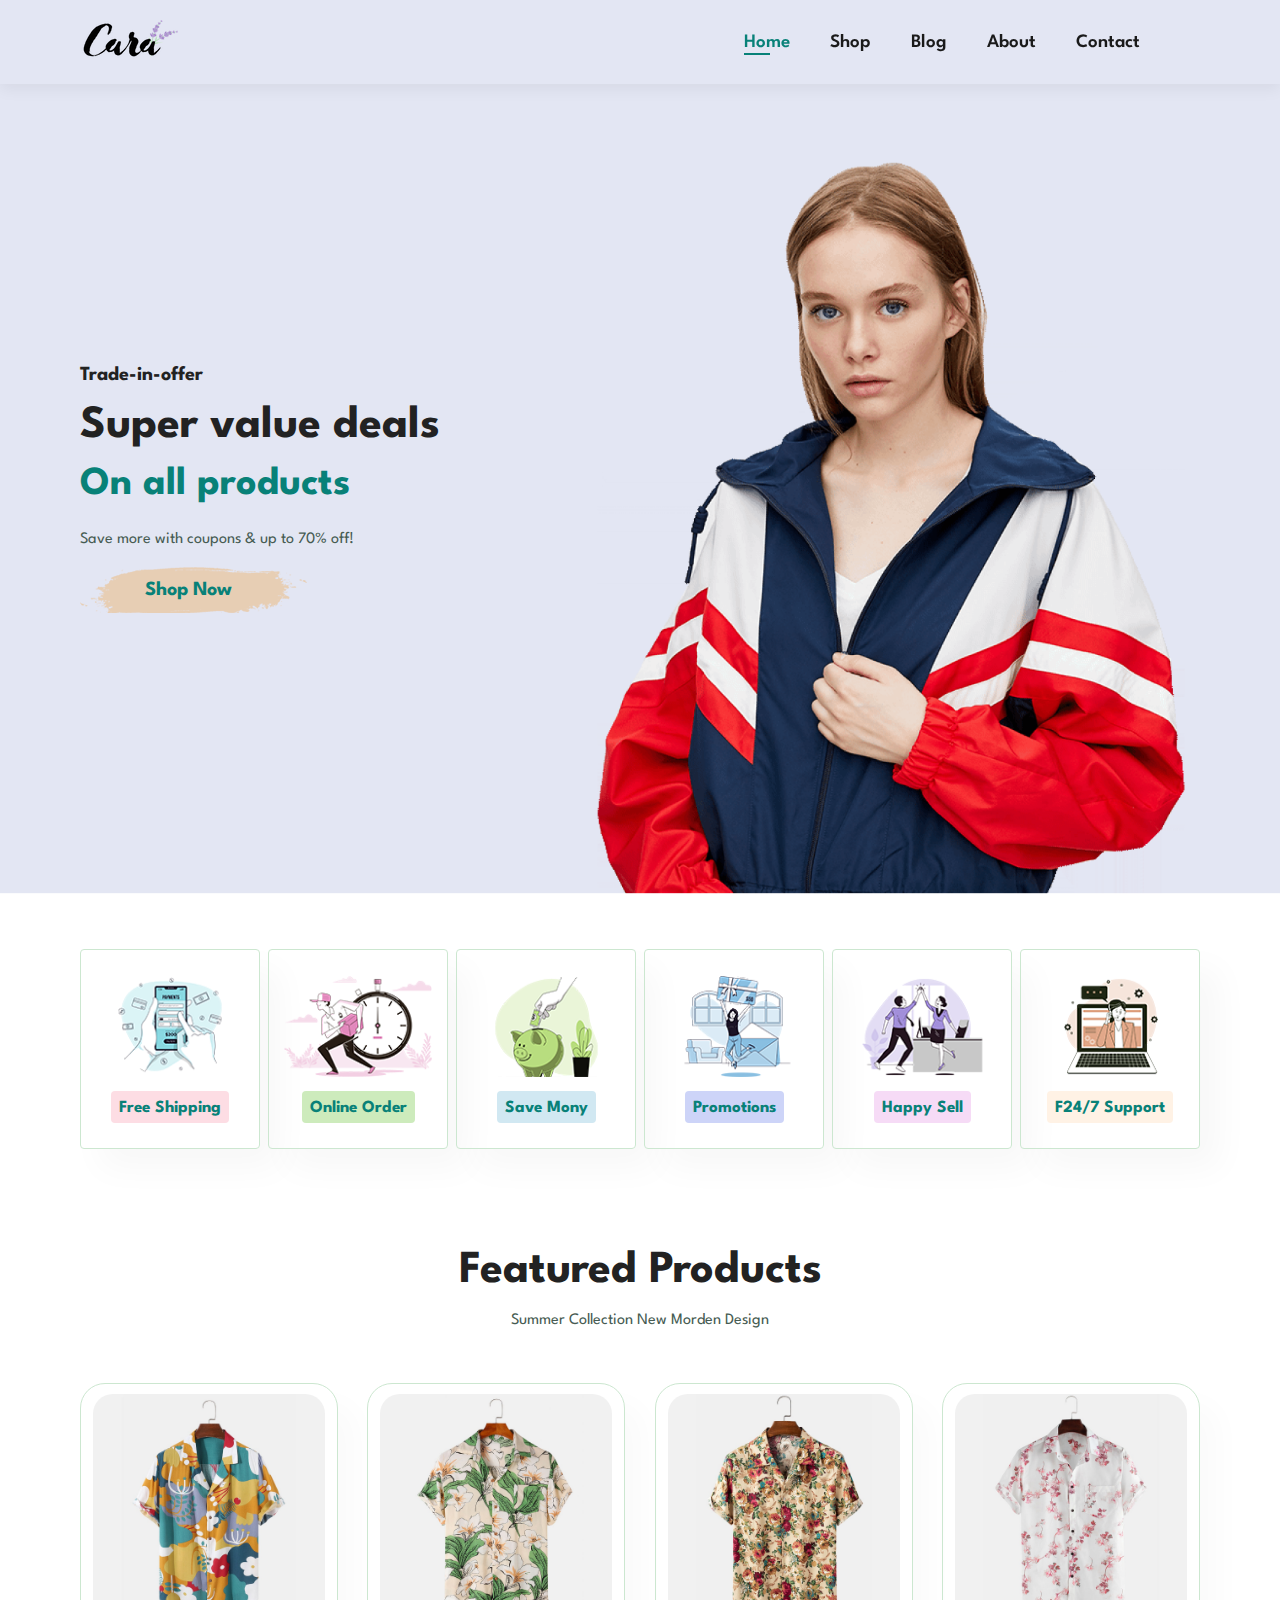
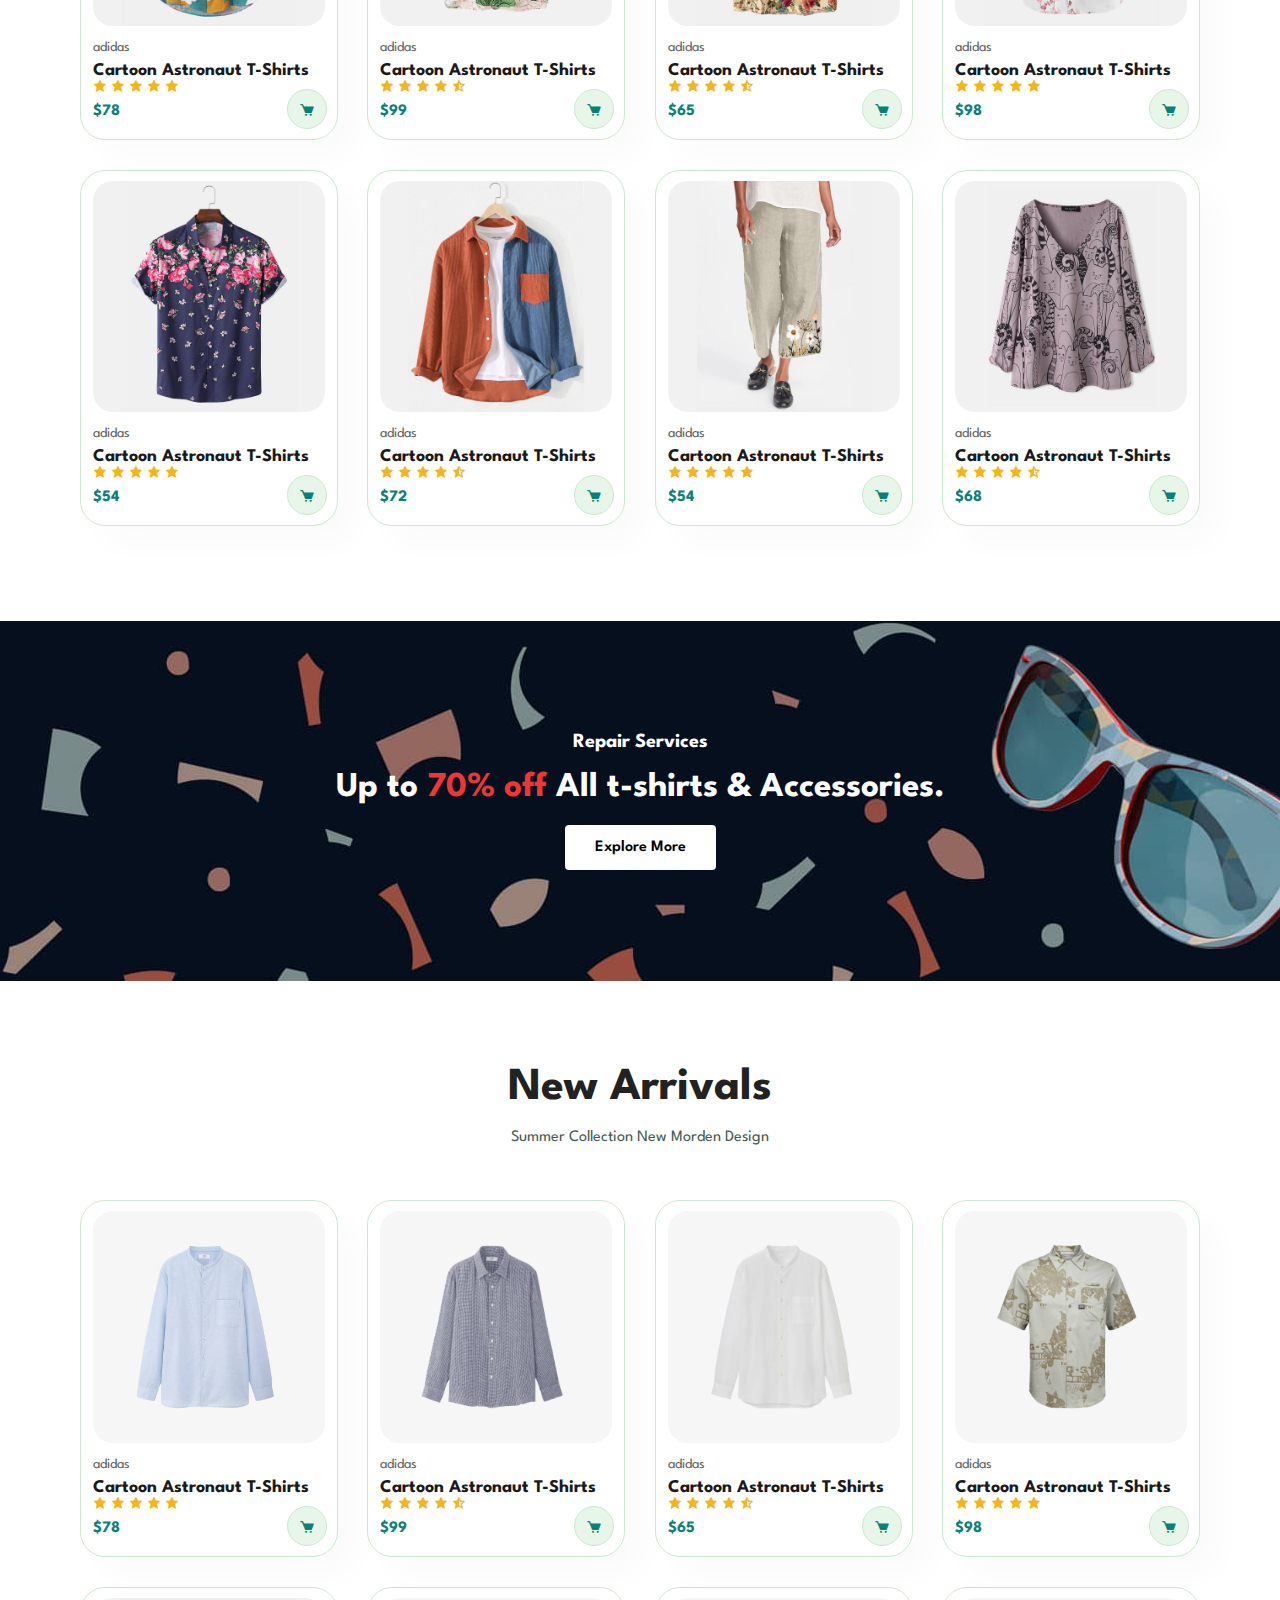
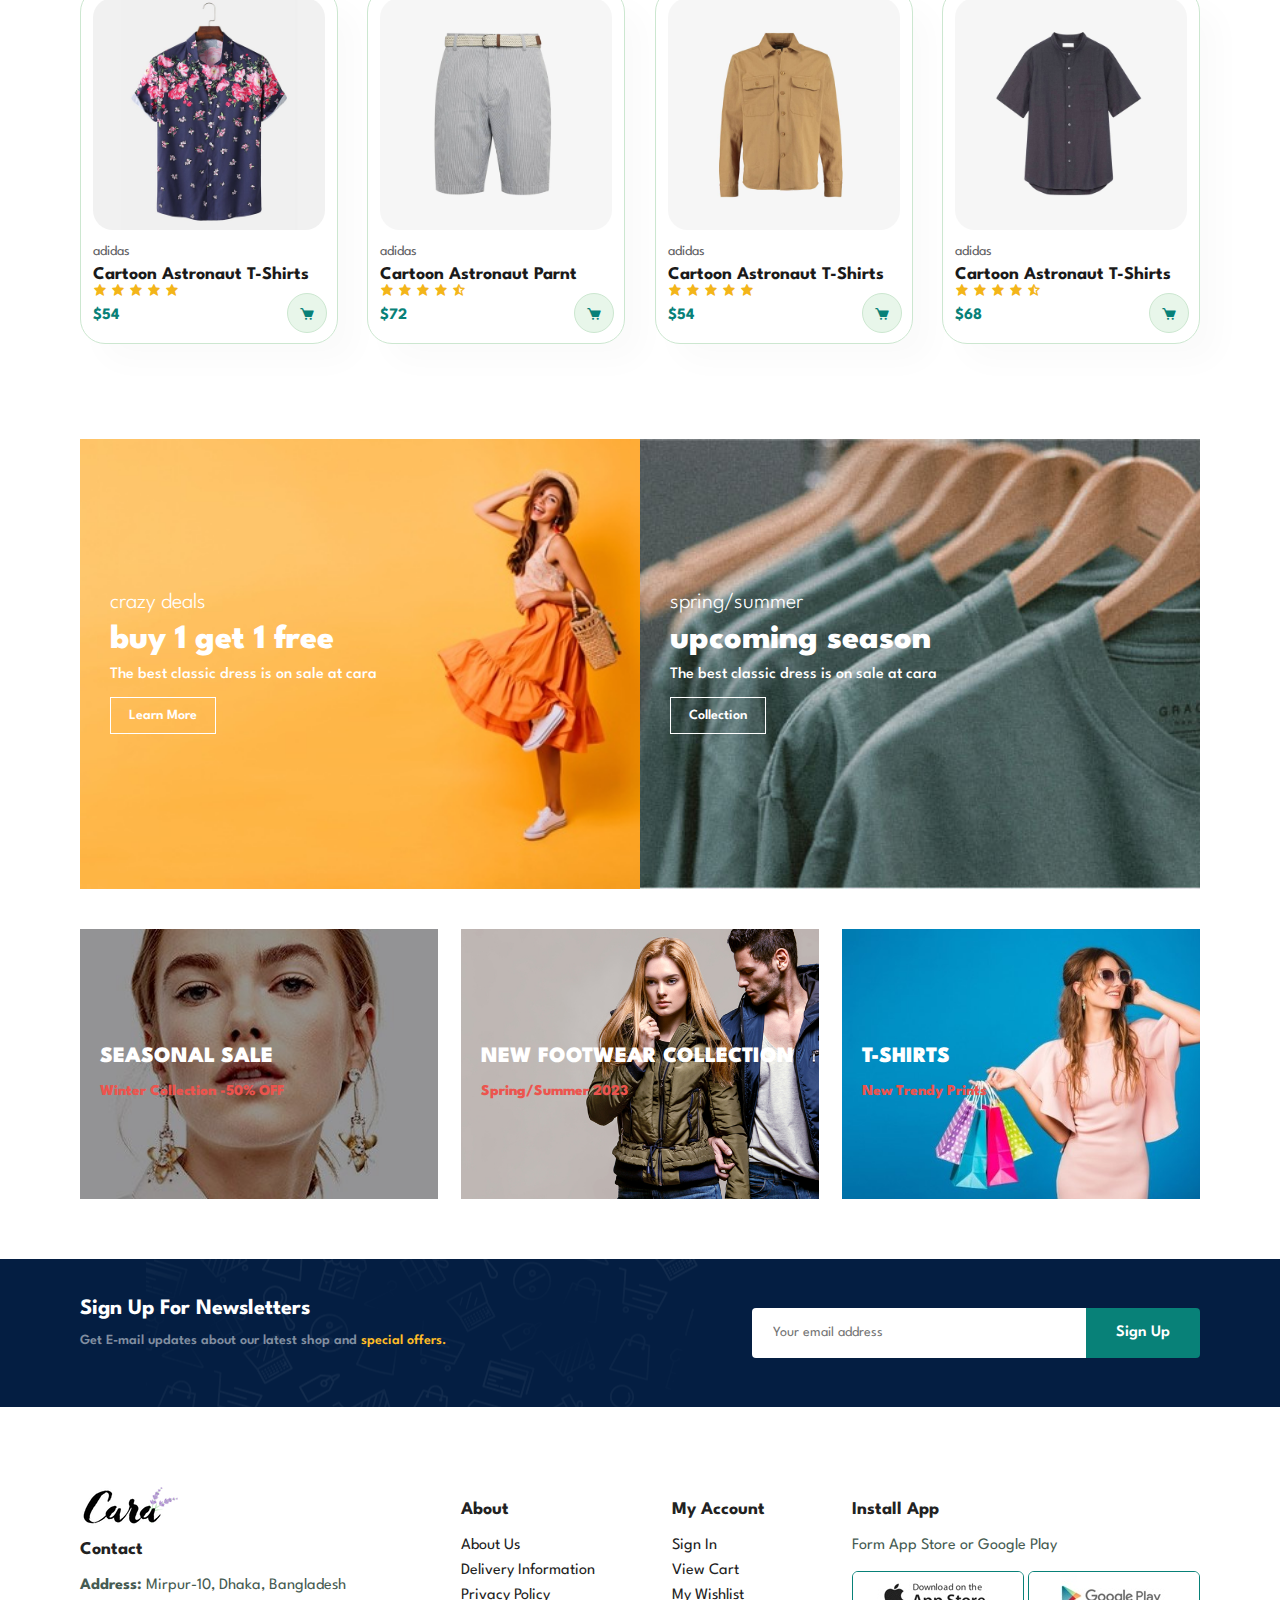
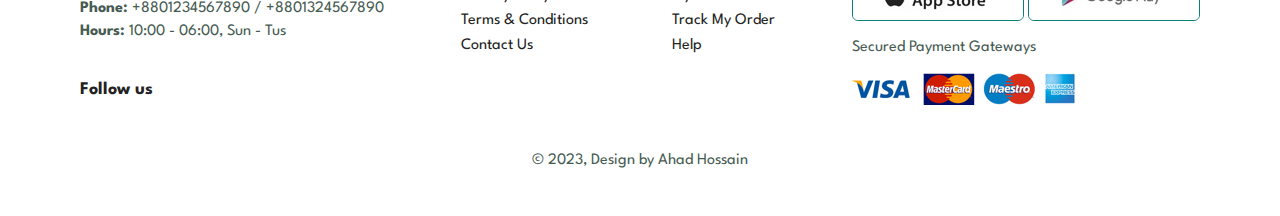
<file: master-template/index.html>
<!doctype html>
<html class="no-js" lang="">

<head>
  <meta charset="utf-8">
  <title>ecommerce</title>
  <meta name="description" content="">
  <meta name="viewport" content="width=device-width, initial-scale=1">
  <!-- boxicon -->
  <link href='https://unpkg.com/boxicons@2.1.4/css/boxicons.min.css' rel='stylesheet'>
  <link rel="stylesheet" href="https://cdnjs.cloudflare.com/ajax/libs/font-awesome/6.3.0/css/all.min.css"
    integrity="sha512-SzlrxWUlpfuzQ+pcUCosxcglQRNAq/DZjVsC0lE40xsADsfeQoEypE+enwcOiGjk/bSuGGKHEyjSoQ1zVisanQ=="
    crossorigin="anonymous" referrerpolicy="no-referrer" />
  <link rel="stylesheet" href="style.css">
  <link rel="stylesheet" href="css/responsive.css">
</head>

<body>

  <!-- header start -->
  <section id="header">
    <a href="#"><img src="img/logo.png" class="logo" alt=""></a>
     
    <div>
      <ul id="navbar">
        <li><a class="active" href="index.html">Home</a></li>
        <li><a href="shop.html">Shop</a></li>
        <li><a href="blog.html">Blog</a></li>
        <li><a href="about.html">About</a></li>
        <li><a href="contact.html">Contact</a></li>
        <li id="lg-bag"><a href="cart.html"><i class='fas fa-shopping-bag'></i></a></li>
        <a href="#" id="close"><i class="fas fa-times"></i></a>
      </ul>
    </div>

    <div id="mobile">
      <a href="cart.html"><i class='fas fa-shopping-bag'></i></a>
      <i id="bar" class="fas fa-outdent"></i>
    </div>

  </section>

  <!-- hero section -->
  <section id="hero">
    <h4>Trade-in-offer</h4>
    <h2>Super value deals</h2>
    <h1>On all products</h1>
    <p>Save more with coupons & up to 70% off!</p>
    <button>Shop Now</button>
  </section>
 
  <!-- Feature section  -->
  <section id="feature" class="section-p1">
    <div class="fe-box">
      <img src="img/features/f1.png" alt="">
      <h6>Free Shipping</h6>
    </div>
    <div class="fe-box">
      <img src="img/features/f2.png" alt="">
      <h6>Online Order</h6>
    </div>
    <div class="fe-box">
      <img src="img/features/f3.png" alt="">
      <h6>Save Mony</h6>
    </div>
    <div class="fe-box">
      <img src="img/features/f4.png" alt="">
      <h6>Promotions</h6>
    </div>
    <div class="fe-box">
      <img src="img/features/f5.png" alt="">
      <h6>Happy Sell</h6>
    </div>
    <div class="fe-box">
      <img src="img/features/f6.png" alt="">
      <h6>F24/7 Support</h6>
    </div>
  </section>

  <!--product1  section  -->
  <section id="product1" class="section-p1">
    <h2>Featured Products</h2>
    <p>Summer Collection New Morden Design</p>

    <div class="pro-container">

      <div class="pro" onclick="window.location.href='sproduct.html'">
        <img src="img/products/f1.jpg" alt="">
        <div class="des">
          <span>adidas</span>
          <h5>Cartoon Astronaut T-Shirts</h5>
          <div class="star">
            <i class='bx bxs-star'></i>
            <i class='bx bxs-star'></i>
            <i class='bx bxs-star'></i>
            <i class='bx bxs-star'></i>
            <i class='bx bxs-star'></i>
          </div>
          <h4>$78</h4>
        </div>
        <a href="sproduct.html"><i class='bx bxs-cart cart'></i></a>
      </div>

      <div class="pro" onclick="window.location.href='sproduct.html'">
        <img src="img/products/f2.jpg" alt="">
        <div class="des">
          <span>adidas</span>
          <h5>Cartoon Astronaut T-Shirts</h5>
          <div class="star">
            <i class='bx bxs-star'></i>
            <i class='bx bxs-star'></i>
            <i class='bx bxs-star'></i>
            <i class='bx bxs-star'></i>
            <i class='bx bxs-star-half'></i>
          </div>
          <h4>$99</h4>
        </div>
        <a href="#"><i class='bx bxs-cart cart'></i></a>
      </div>

      <div class="pro" onclick="window.location.href='sproduct.html'">
        <img src="img/products/f3.jpg" alt="">
        <div class="des">
          <span>adidas</span>
          <h5>Cartoon Astronaut T-Shirts</h5>
          <div class="star">
            <i class='bx bxs-star'></i>
            <i class='bx bxs-star'></i>
            <i class='bx bxs-star'></i>
            <i class='bx bxs-star'></i>
            <i class='bx bxs-star-half'></i>
          </div>
          <h4>$65</h4>
        </div>
        <a href="#"><i class='bx bxs-cart cart'></i></a>
      </div>

      <div class="pro" onclick="window.location.href='sproduct.html'">
        <img src="img/products/f4.jpg" alt="">
        <div class="des">
          <span>adidas</span>
          <h5>Cartoon Astronaut T-Shirts</h5>
          <div class="star">
            <i class='bx bxs-star'></i>
            <i class='bx bxs-star'></i>
            <i class='bx bxs-star'></i>
            <i class='bx bxs-star'></i>
            <i class='bx bxs-star'></i>
          </div>
          <h4>$98</h4>
        </div>
        <a href="sproduct.html"><i class='bx bxs-cart cart'></i></a>
      </div>

      <div class="pro" onclick="window.location.href='sproduct.html'">
        <img src="img/products/f5.jpg" alt="">
        <div class="des">
          <span>adidas</span>
          <h5>Cartoon Astronaut T-Shirts</h5>
          <div class="star">
            <i class='bx bxs-star'></i>
            <i class='bx bxs-star'></i>
            <i class='bx bxs-star'></i>
            <i class='bx bxs-star'></i>
            <i class='bx bxs-star'></i>
          </div>
          <h4>$54</h4>
        </div>
        <a href="#"><i class='bx bxs-cart cart'></i></a>
      </div>

      <div class="pro" onclick="window.location.href='sproduct.html'">
        <img src="img/products/f6.jpg" alt="">
        <div class="des">
          <span>adidas</span>
          <h5>Cartoon Astronaut T-Shirts</h5>
          <div class="star">
            <i class='bx bxs-star'></i>
            <i class='bx bxs-star'></i>
            <i class='bx bxs-star'></i>
            <i class='bx bxs-star'></i>
            <i class='bx bxs-star-half'></i>
          </div>
          <h4>$72</h4>
        </div>
        <a href="sproduct.html"><i class='bx bxs-cart cart'></i></a>
      </div>

      <div class="pro" onclick="window.location.href='sproduct.html'">
        <img src="img/products/f7.jpg" alt="">
        <div class="des">
          <span>adidas</span>
          <h5>Cartoon Astronaut T-Shirts</h5>
          <div class="star">
            <i class='bx bxs-star'></i>
            <i class='bx bxs-star'></i>
            <i class='bx bxs-star'></i>
            <i class='bx bxs-star'></i>
            <i class='bx bxs-star'></i>
          </div>
          <h4>$54</h4>
        </div>
        <a href="sproduct.html"><i class='bx bxs-cart cart'></i></a>
      </div>

      <div class="pro" onclick="window.location.href='sproduct.html'">
        <img src="img/products/f8.jpg" alt="">
        <div class="des">
          <span>adidas</span>
          <h5>Cartoon Astronaut T-Shirts</h5>
          <div class="star">
            <i class='bx bxs-star'></i>
            <i class='bx bxs-star'></i>
            <i class='bx bxs-star'></i>
            <i class='bx bxs-star'></i>
            <i class='bx bxs-star-half'></i>
          </div>
          <h4>$68</h4>
        </div>
        <a href="sproduct.html"><i class='bx bxs-cart cart'></i></a>
      </div>

    </div>

  </section>

  <!-- banner section  -->
  <section id="banner" class="section-m1">
    <h4>Repair Services</h4>
    <h2>Up to <span>70% off</span> All t-shirts & Accessories.</h2>
    <button class="normal">Explore More</button>
  </section>

  <!--product1  section  -->
  <section id="product1" class="section-p1">
    <h2>New Arrivals</h2>
    <p>Summer Collection New Morden Design</p>

    <div class="pro-container">

      <div class="pro" onclick="window.location.href='sproduct.html'">
        <img src="img/products/n1.jpg" alt="">
        <div class="des">
          <span>adidas</span>
          <h5>Cartoon Astronaut T-Shirts</h5>
          <div class="star">
            <i class='bx bxs-star'></i>
            <i class='bx bxs-star'></i>
            <i class='bx bxs-star'></i>
            <i class='bx bxs-star'></i>
            <i class='bx bxs-star'></i>
          </div>
          <h4>$78</h4>
        </div>
        <a href="#"><i class='bx bxs-cart cart'></i></a>
      </div>

      <div class="pro" onclick="window.location.href='sproduct.html'">
        <img src="img/products/n2.jpg" alt="">
        <div class="des">
          <span>adidas</span>
          <h5>Cartoon Astronaut T-Shirts</h5>
          <div class="star">
            <i class='bx bxs-star'></i>
            <i class='bx bxs-star'></i>
            <i class='bx bxs-star'></i>
            <i class='bx bxs-star'></i>
            <i class='bx bxs-star-half'></i>
          </div>
          <h4>$99</h4>
        </div>
        <a href="#"><i class='bx bxs-cart cart'></i></a>
      </div>

      <div class="pro" onclick="window.location.href='sproduct.html'">
        <img src="img/products/n3.jpg" alt="">
        <div class="des">
          <span>adidas</span>
          <h5>Cartoon Astronaut T-Shirts</h5>
          <div class="star">
            <i class='bx bxs-star'></i>
            <i class='bx bxs-star'></i>
            <i class='bx bxs-star'></i>
            <i class='bx bxs-star'></i>
            <i class='bx bxs-star-half'></i>
          </div>
          <h4>$65</h4>
        </div>
        <a href="#"><i class='bx bxs-cart cart'></i></a>
      </div>

      <div class="pro" onclick="window.location.href='sproduct.html'">
        <img src="img/products/n4.jpg" alt="">
        <div class="des">
          <span>adidas</span>
          <h5>Cartoon Astronaut T-Shirts</h5>
          <div class="star">
            <i class='bx bxs-star'></i>
            <i class='bx bxs-star'></i>
            <i class='bx bxs-star'></i>
            <i class='bx bxs-star'></i>
            <i class='bx bxs-star'></i>
          </div>
          <h4>$98</h4>
        </div>
        <a href="#"><i class='bx bxs-cart cart'></i></a>
      </div>

      <div class="pro" onclick="window.location.href='sproduct.html'">
        <img src="img/products/f5.jpg" alt="">
        <div class="des">
          <span>adidas</span>
          <h5>Cartoon Astronaut T-Shirts</h5>
          <div class="star">
            <i class='bx bxs-star'></i>
            <i class='bx bxs-star'></i>
            <i class='bx bxs-star'></i>
            <i class='bx bxs-star'></i>
            <i class='bx bxs-star'></i>
          </div>
          <h4>$54</h4>
        </div>
        <a href="#"><i class='bx bxs-cart cart'></i></a>
      </div>

      <div class="pro" onclick="window.location.href='sproduct.html'">
        <img src="img/products/n6.jpg" alt="">
        <div class="des">
          <span>adidas</span>
          <h5>Cartoon Astronaut Parnt</h5>
          <div class="star">
            <i class='bx bxs-star'></i>
            <i class='bx bxs-star'></i>
            <i class='bx bxs-star'></i>
            <i class='bx bxs-star'></i>
            <i class='bx bxs-star-half'></i>
          </div>
          <h4>$72</h4>
        </div>
        <a href="#"><i class='bx bxs-cart cart'></i></a>
      </div>

      <div class="pro" onclick="window.location.href='sproduct.html'">
        <img src="img/products/n7.jpg" alt="">
        <div class="des">
          <span>adidas</span>
          <h5>Cartoon Astronaut T-Shirts</h5>
          <div class="star">
            <i class='bx bxs-star'></i>
            <i class='bx bxs-star'></i>
            <i class='bx bxs-star'></i>
            <i class='bx bxs-star'></i>
            <i class='bx bxs-star'></i>
          </div>
          <h4>$54</h4>
        </div>
        <a href="#"><i class='bx bxs-cart cart'></i></a>
      </div>

      <div class="pro" onclick="window.location.href='sproduct.html'">
        <img src="img/products/n8.jpg" alt="">
        <div class="des">
          <span>adidas</span>
          <h5>Cartoon Astronaut T-Shirts</h5>
          <div class="star">
            <i class='bx bxs-star'></i>
            <i class='bx bxs-star'></i>
            <i class='bx bxs-star'></i>
            <i class='bx bxs-star'></i>
            <i class='bx bxs-star-half'></i>
          </div>
          <h4>$68</h4>
        </div>
        <a href="#"><i class='bx bxs-cart cart'></i></a>
      </div>

    </div>

  </section>

  <!--sm banner  section  -->
  <section id="sm-banner" class="section-p1">
    <div class="banner-box">
      <h4>crazy deals</h4>
      <h2>buy 1 get 1 free</h2>
      <span>The best classic dress is on sale at cara</span>
      <button class="white">Learn More</button>
    </div>
    <div class="banner-box banner-box2">
      <h4>spring/summer</h4>
      <h2>upcoming season</h2>
      <span>The best classic dress is on sale at cara</span>
      <button class="white">Collection</button>
    </div>
  </section>

  <!-- banner3  section  ---->
  <section id="banner3">
    <div class="banner-box">
      <h2>SEASONAL SALE</h2>
      <h3>Winter Collection -50% OFF</h3>
    </div>
    <div class="banner-box banner-box2">
      <h2>NEW FOOTWEAR COLLECTION</h2>
      <h3>Spring/Summer 2023</h3>
    </div>
    <div class="banner-box banner-box3">
      <h2>T-SHIRTS</h2>
      <h3>New Trendy Prints</h3>
    </div>
  </section>

  <!-- newsletter section  ---->
  <section id="newsletter" class="section-p1 section-m1">
    <div class="newstext">
      <h4>Sign Up For Newsletters</h4>
      <p>Get E-mail updates about our latest shop and <span>special offers.</span></p>
    </div>
    <div class="form">
      <input type="text" placeholder="Your email address">
      <button class="normal">Sign Up</button>
    </div>
  </section>

  <!-- footer section  ---->
  <footer class="section-p1">

    <div class="col">
      <img src="img/logo.png" alt="">
      <h4>Contact</h4>
      <p><strong>Address: </strong> Mirpur-10, Dhaka, Bangladesh</p>
      <p><strong>Phone: </strong> +8801234567890 / +8801324567890</p>
      <p><strong>Hours: </strong>10:00 - 06:00, Sun - Tus</p>
      <div class="follow">
        <h4>Follow us</h4>
        <div class="icon">
          <i class="fab fa-facebook-f"></i>
          <i class="fab fa-twitter"></i>
          <i class="fab fa-instagram"></i>
          <i class="fab fa-pinterest-p"></i>
          <i class="fab fa-youtube"></i>
        </div>
      </div>
    </div>

    <div class="col">
      <h4>About</h4>
      <a href="#">About Us</a>
      <a href="#">Delivery Information</a>
      <a href="#">Privacy Policy</a>
      <a href="#">Terms & Conditions</a>
      <a href="#">Contact Us</a>
    </div>

    <div class="col">
      <h4>My Account</h4>
      <a href="#">Sign In</a>
      <a href="#">View Cart</a>
      <a href="#">My Wishlist</a>
      <a href="#">Track My Order</a>
      <a href="#">Help</a>
    </div>

    <div class="col install">
      <h4>Install App</h4>
      <p>Form App Store or Google Play</p>
      <div class="row">
        <img src="img/pay/app.jpg" alt="">
        <img src="img/pay/play.jpg" alt="">
      </div>
      <p>Secured Payment Gateways</p>
      <img src="img/pay/pay.png" alt="">
    </div>

    <div class="copyright">
      <p>&copy; 2023, Design by Ahad Hossain</p>
    </div>

  </footer>

  <!-- custom js -->
  <script src="js/main.js"></script>


</body>

</html>
</file>
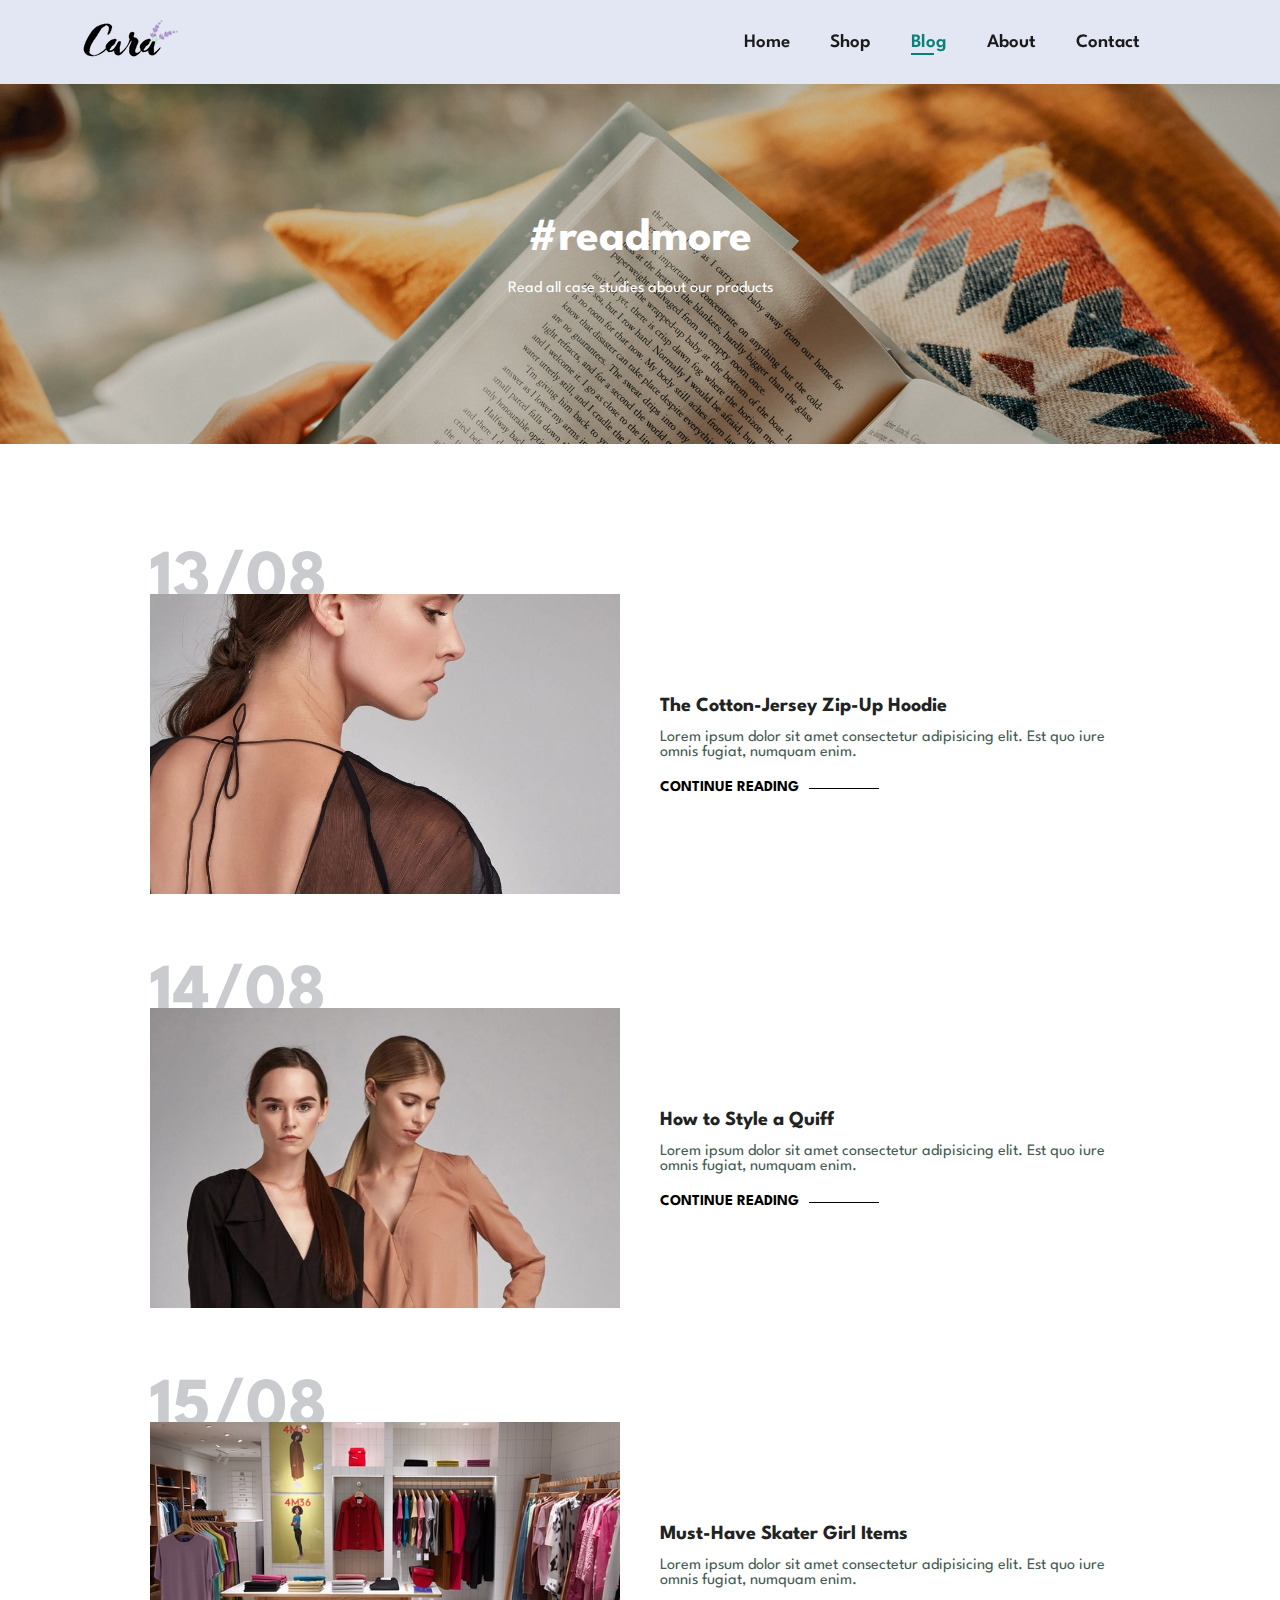
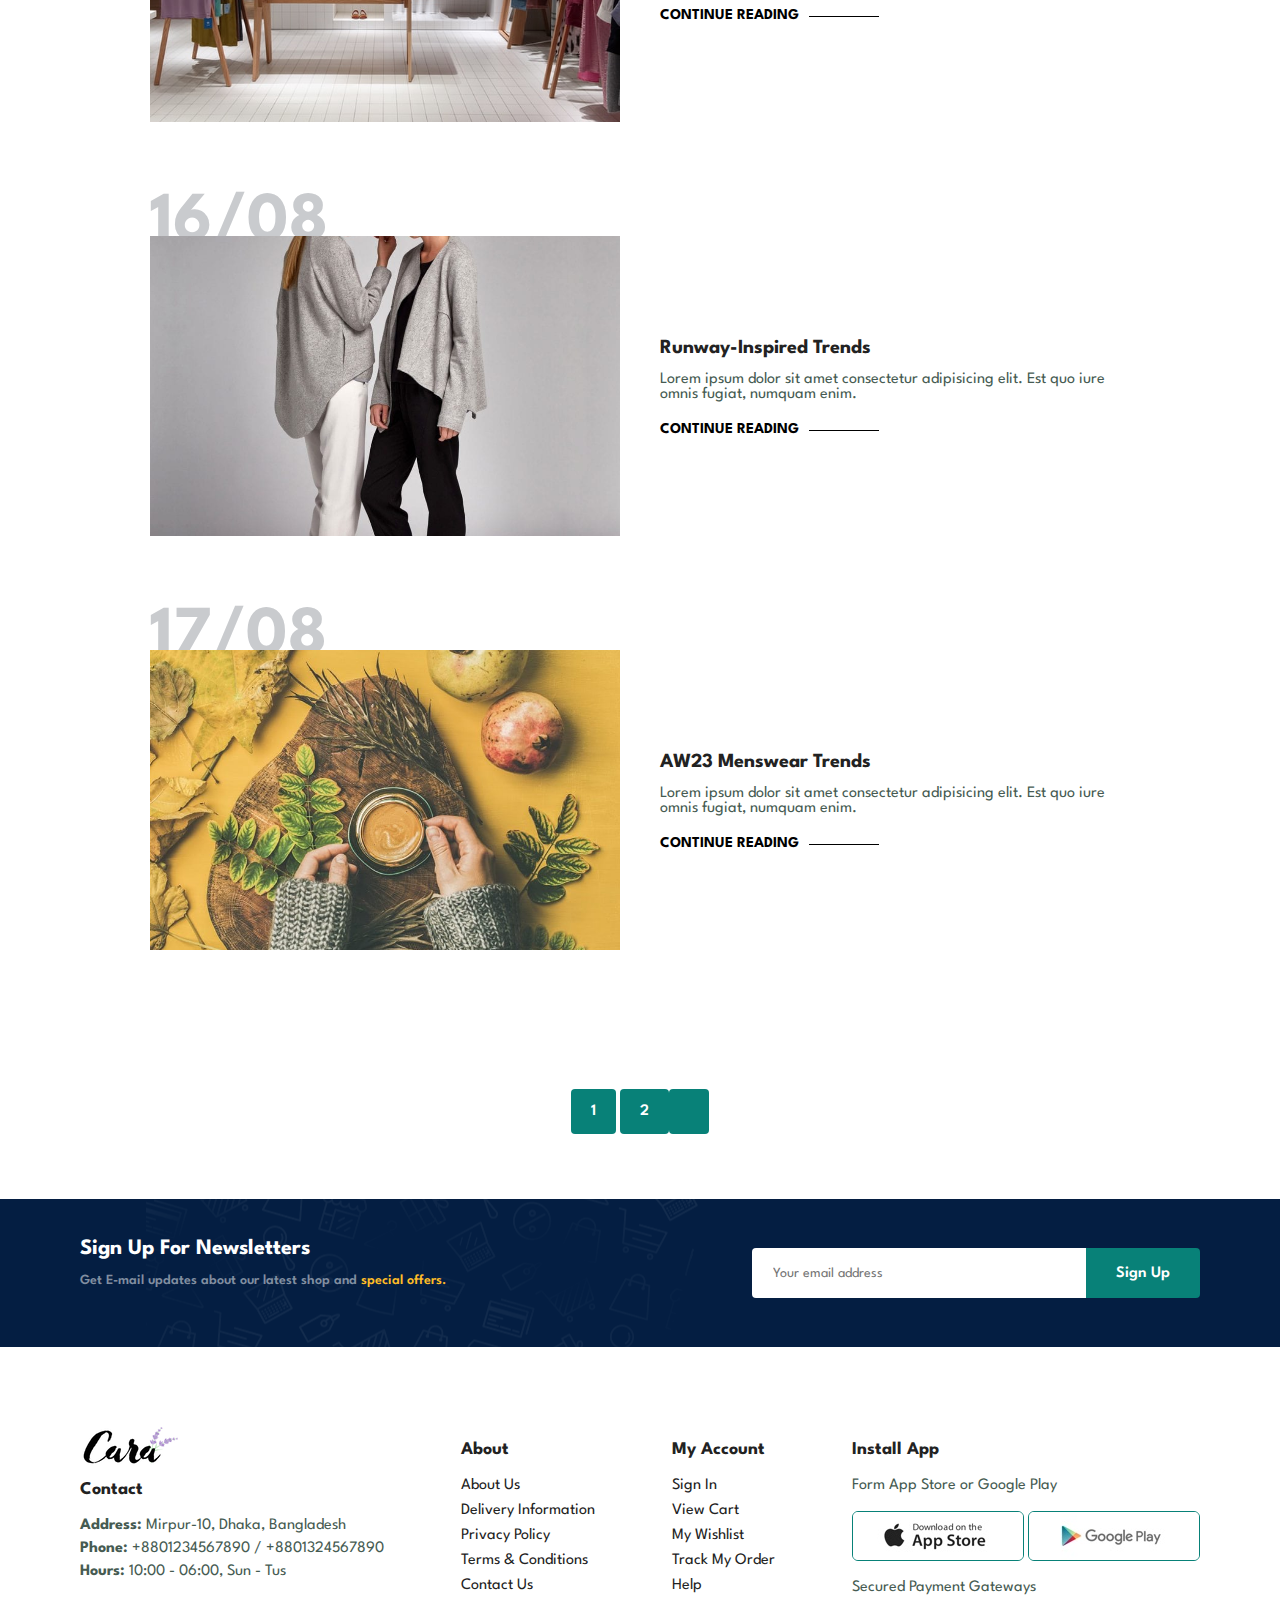
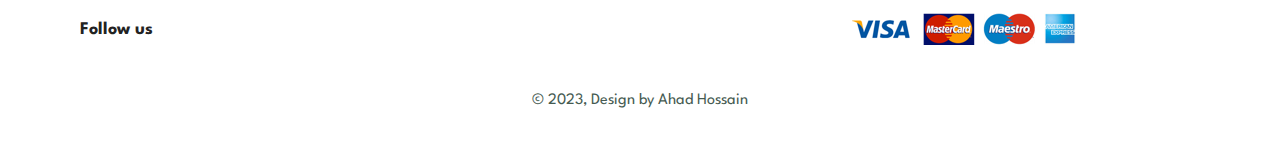
<file: master-template/blog.html>
<!doctype html>
<html class="no-js" lang="">

<head>
    <meta charset="utf-8">
    <title>ecommerce</title>
    <meta name="description" content="">
    <meta name="viewport" content="width=device-width, initial-scale=1">
    <!-- boxicon -->
    <link href='https://unpkg.com/boxicons@2.1.4/css/boxicons.min.css' rel='stylesheet'>
    <link rel="stylesheet" href="https://cdnjs.cloudflare.com/ajax/libs/font-awesome/6.3.0/css/all.min.css"
        integrity="sha512-SzlrxWUlpfuzQ+pcUCosxcglQRNAq/DZjVsC0lE40xsADsfeQoEypE+enwcOiGjk/bSuGGKHEyjSoQ1zVisanQ=="
        crossorigin="anonymous" referrerpolicy="no-referrer" />
    <link rel="stylesheet" href="style.css">
    <link rel="stylesheet" href="css/responsive.css">
</head>

<body>

    <!-- header start -->
    <section id="header">
        <a href="#"><img src="img/logo.png" class="logo" alt=""></a>

        <div>
            <ul id="navbar">
                <li><a href="index.html">Home</a></li>
                <li><a href="shop.html">Shop</a></li>
                <li><a class="active" href="blog.html">Blog</a></li>
                <li><a href="about.html">About</a></li>
                <li><a href="contact.html">Contact</a></li>
                <li id="lg-bag"><a href="cart.html"><i class='fas fa-shopping-bag'></i></a></li>
                <a href="#" id="close"><i class="fas fa-times"></i></a>
            </ul>
        </div>

        <div id="mobile">
            <a href="cart.html"><i class='fas fa-shopping-bag'></i></a>
            <i id="bar" class="fas fa-outdent"></i>
        </div>

    </section>

    <!-- page header section -->
    <section id="page-header" class="blog-header">
        <h2>#readmore</h2>
        <p>Read all case studies about our products</p>
    </section>

    <!-- blog section  -->
    <section id="blog">

        <div class="blog-box">
            <div class="blog-img">
                <img src="img/blog/b1.jpg" alt="">
            </div>
            <div class="blog-details">
                <h4>The Cotton-Jersey Zip-Up Hoodie</h4>
                <p>Lorem ipsum dolor sit amet consectetur adipisicing elit. Est quo iure omnis fugiat, numquam enim.</p>
                <a href="#">CONTINUE READING</a>
            </div>
            <h1>13/08</h1>
        </div>

        <div class="blog-box">
            <div class="blog-img">
                <img src="img/blog/b2.jpg" alt="">
            </div>
            <div class="blog-details">
                <h4>How to Style a Quiff</h4>
                <p>Lorem ipsum dolor sit amet consectetur adipisicing elit. Est quo iure omnis fugiat, numquam enim.</p>
                <a href="#">CONTINUE READING</a>
            </div>
            <h1>14/08</h1>
        </div>

        <div class="blog-box">
            <div class="blog-img">
                <img src="img/blog/b3.jpg" alt="">
            </div>
            <div class="blog-details">
                <h4>Must-Have Skater Girl Items</h4>
                <p>Lorem ipsum dolor sit amet consectetur adipisicing elit. Est quo iure omnis fugiat, numquam enim.</p>
                <a href="#">CONTINUE READING</a>
            </div>
            <h1>15/08</h1>
        </div>

        <div class="blog-box">
            <div class="blog-img">
                <img src="img/blog/b4.jpg" alt="">
            </div>
            <div class="blog-details">
                <h4>Runway-Inspired Trends</h4>
                <p>Lorem ipsum dolor sit amet consectetur adipisicing elit. Est quo iure omnis fugiat, numquam enim.</p>
                <a href="#">CONTINUE READING</a>
            </div>
            <h1>16/08</h1>
        </div>

        <div class="blog-box">
            <div class="blog-img">
                <img src="img/blog/b6.jpg" alt="">
            </div>
            <div class="blog-details">
                <h4>AW23 Menswear Trends</h4>
                <p>Lorem ipsum dolor sit amet consectetur adipisicing elit. Est quo iure omnis fugiat, numquam enim.</p>
                <a href="#">CONTINUE READING</a>
            </div>
            <h1>17/08</h1>
        </div>

    </section>

    <!-- pagination section -->
    <section id="pagination" class="section-p1">
        <a href="#">1</a>
        <a href="#">2</a>
        <a href="#"><i class="fas fa-long-arrow-alt-right"></i></a>
    </section>

    <!-- newsletter section  ---->
    <section id="newsletter" class="section-p1 section-m1">
        <div class="newstext">
            <h4>Sign Up For Newsletters</h4>
            <p>Get E-mail updates about our latest shop and <span>special offers.</span></p>
        </div>
        <div class="form">
            <input type="text" placeholder="Your email address">
            <button class="normal">Sign Up</button>
        </div>
    </section>

    <!-- footer section  ---->
    <footer class="section-p1">

        <div class="col">
            <img src="img/logo.png" alt="">
            <h4>Contact</h4>
            <p><strong>Address: </strong> Mirpur-10, Dhaka, Bangladesh</p>
            <p><strong>Phone: </strong> +8801234567890 / +8801324567890</p>
            <p><strong>Hours: </strong>10:00 - 06:00, Sun - Tus</p>
            <div class="follow">
                <h4>Follow us</h4>
                <div class="icon">
                    <i class="fab fa-facebook-f"></i>
                    <i class="fab fa-twitter"></i>
                    <i class="fab fa-instagram"></i>
                    <i class="fab fa-pinterest-p"></i>
                    <i class="fab fa-youtube"></i>
                </div>
            </div>
        </div>

        <div class="col">
            <h4>About</h4>
            <a href="#">About Us</a>
            <a href="#">Delivery Information</a>
            <a href="#">Privacy Policy</a>
            <a href="#">Terms & Conditions</a>
            <a href="#">Contact Us</a>
        </div>

        <div class="col">
            <h4>My Account</h4>
            <a href="#">Sign In</a>
            <a href="#">View Cart</a>
            <a href="#">My Wishlist</a>
            <a href="#">Track My Order</a>
            <a href="#">Help</a>
        </div>

        <div class="col install">
            <h4>Install App</h4>
            <p>Form App Store or Google Play</p>
            <div class="row">
                <img src="img/pay/app.jpg" alt="">
                <img src="img/pay/play.jpg" alt="">
            </div>
            <p>Secured Payment Gateways</p>
            <img src="img/pay/pay.png" alt="">
        </div>

        <div class="copyright">
            <p>&copy; 2023, Design by Ahad Hossain</p>
        </div>

    </footer>

    <!-- custom js -->
    <script src="js/main.js"></script>


</body>

</html>
</file>
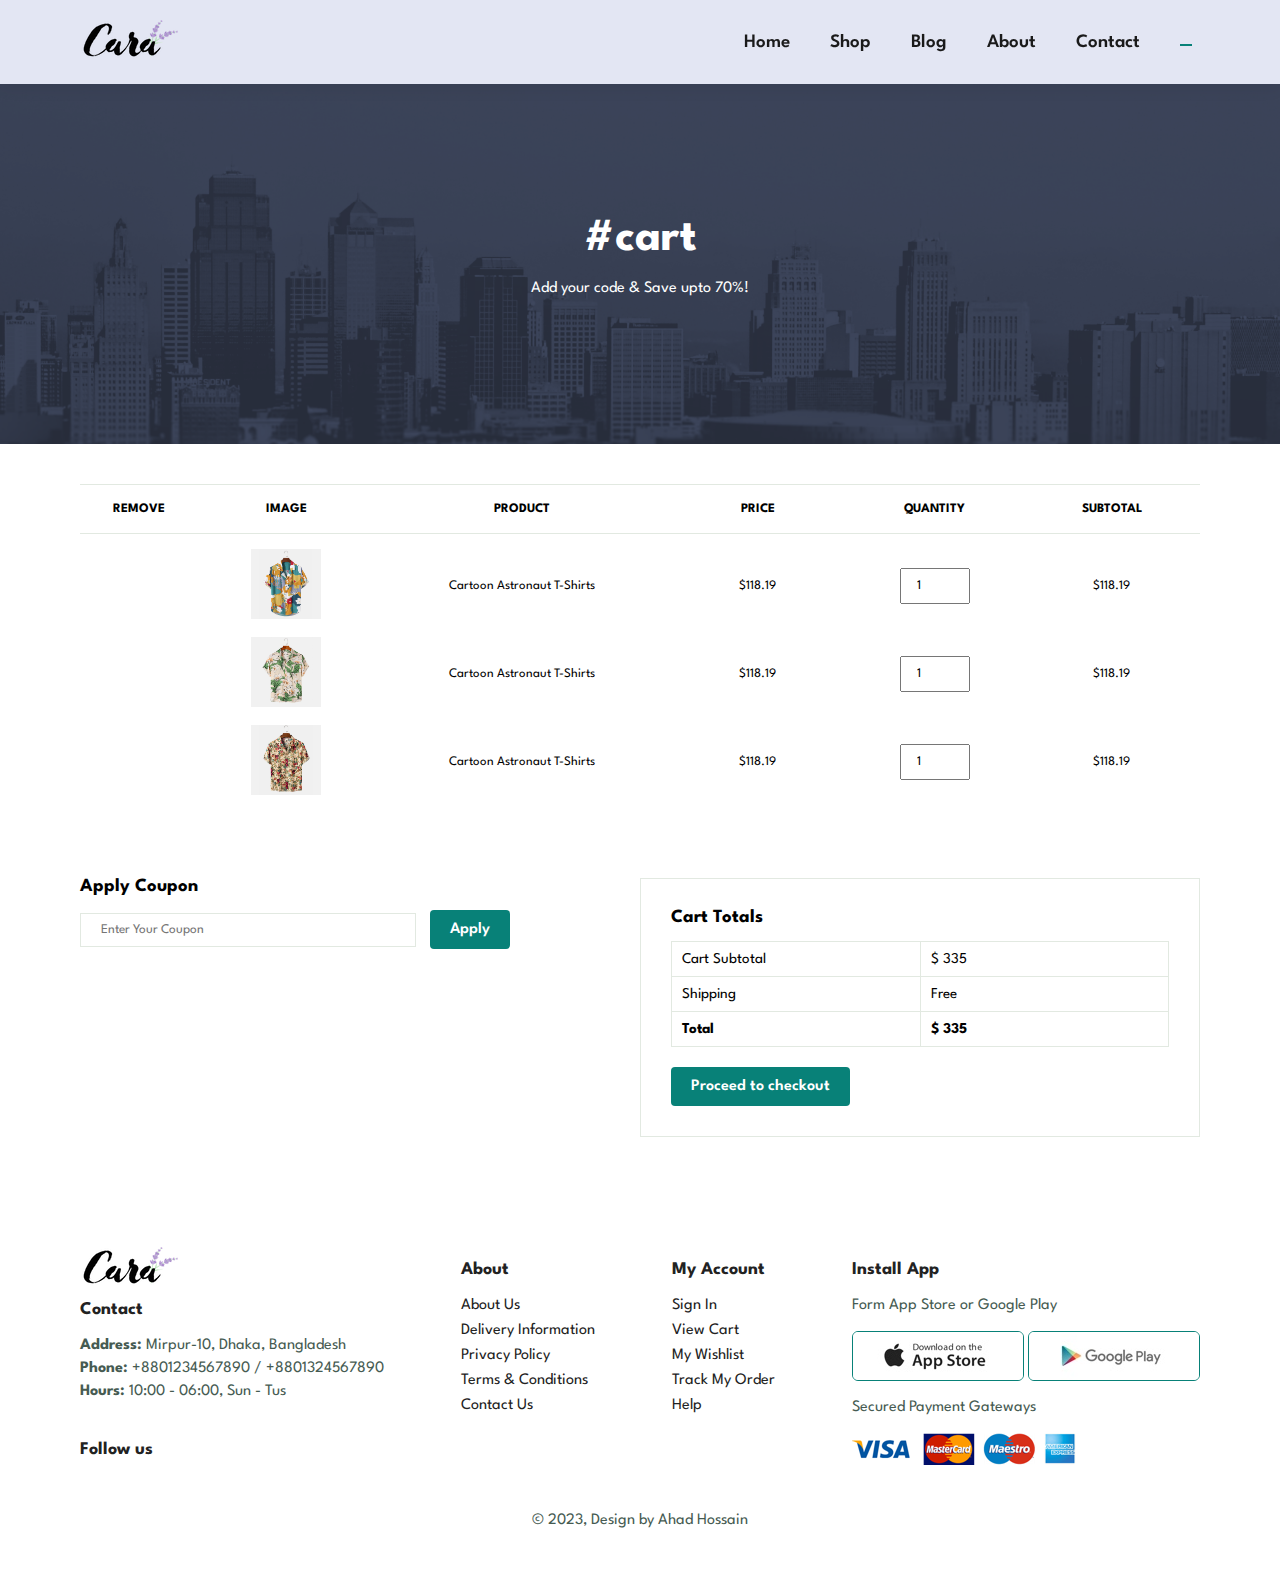
<file: master-template/cart.html>
<!doctype html>
<html class="no-js" lang="">

<head>
    <meta charset="utf-8">
    <title>ecommerce</title>
    <meta name="description" content="">
    <meta name="viewport" content="width=device-width, initial-scale=1">
    <!-- boxicon -->
    <link href='https://unpkg.com/boxicons@2.1.4/css/boxicons.min.css' rel='stylesheet'>
    <link rel="stylesheet" href="https://cdnjs.cloudflare.com/ajax/libs/font-awesome/6.3.0/css/all.min.css"
        integrity="sha512-SzlrxWUlpfuzQ+pcUCosxcglQRNAq/DZjVsC0lE40xsADsfeQoEypE+enwcOiGjk/bSuGGKHEyjSoQ1zVisanQ=="
        crossorigin="anonymous" referrerpolicy="no-referrer" />
    <link rel="stylesheet" href="style.css">
    <link rel="stylesheet" href="css/responsive.css">
</head>

<body>

    <!-- header start -->
    <section id="header">
        <a href="#"><img src="img/logo.png" class="logo" alt=""></a>

        <div>
            <ul id="navbar">
                <li><a href="index.html">Home</a></li>
                <li><a href="shop.html">Shop</a></li>
                <li><a href="blog.html">Blog</a></li>
                <li><a href="about.html">About</a></li>
                <li><a href="contact.html">Contact</a></li>
                <li id="lg-bag"><a class="active" href="cart.html"><i class='fas fa-shopping-bag'></i></a></li>
                <a href="#" id="close"><i class="fas fa-times"></i></a>
            </ul>
        </div>

        <div id="mobile">
            <a href="cart.html"><i class='fas fa-shopping-bag'></i></a>
            <i id="bar" class="fas fa-outdent"></i>
        </div>

    </section>

    <!-- page header section -->
    <section id="page-header" class="about-header">
        <h2>#cart</h2>
        <p>Add your code & Save upto 70%!</p>
    </section>

    <!-- cart section  -->
    <section id="cart" class="section-p1">
        <table width="100%">
            <thead>
                <tr>
                    <td>Remove</td>
                    <td>Image</td>
                    <td>Product</td>
                    <td>Price</td>
                    <td>Quantity</td>
                    <td>Subtotal</td>
                </tr>
            </thead>
            <tbody>
                <tr>
                    <td><a href="#"><i class="far fa-times-circle"></i></a></td>
                    <td><img src="img/products/f1.jpg" alt=""></td>
                    <td>Cartoon Astronaut T-Shirts</td>
                    <td>$118.19</td>
                    <td><input type="number" value="1"></td>
                    <td>$118.19</td>
                </tr>
                <tr>
                    <td><a href="#"><i class="far fa-times-circle"></i></a></td>
                    <td><img src="img/products/f2.jpg" alt=""></td>
                    <td>Cartoon Astronaut T-Shirts</td>
                    <td>$118.19</td>
                    <td><input type="number" value="1"></td>
                    <td>$118.19</td>
                </tr>
                <tr>
                    <td><a href="#"><i class="far fa-times-circle"></i></a></td>
                    <td><img src="img/products/f3.jpg" alt=""></td>
                    <td>Cartoon Astronaut T-Shirts</td>
                    <td>$118.19</td>
                    <td><input type="number" value="1"></td>
                    <td>$118.19</td>
                </tr>
            </tbody>
        </table>
    </section>

    <!-- card add section -->
    <section id="cart-add" class="section-p1">
        <div id="coupon">
            <h3>Apply Coupon</h3>
            <div>
                <input type="text" placeholder="Enter Your Coupon">
                <button class="normal">Apply</button>
            </div>
        </div>

        <div id="subtotal">
            <h3>Cart Totals</h3>
            <table>
                <tr>
                    <td>Cart Subtotal</td>
                    <td>$ 335</td>
                </tr>
                <tr>
                    <td>Shipping</td>
                    <td>Free</td>
                </tr>
                <tr>
                    <td><strong>Total</strong></td>
                    <td><strong>$ 335</strong></td>
                </tr>
            </table>
            <button class="normal">Proceed to checkout</button>
        </div>
    </section>

    <!-- footer section  ---->
    <footer class="section-p1">

        <div class="col">
            <img src="img/logo.png" alt="">
            <h4>Contact</h4>
            <p><strong>Address: </strong> Mirpur-10, Dhaka, Bangladesh</p>
            <p><strong>Phone: </strong> +8801234567890 / +8801324567890</p>
            <p><strong>Hours: </strong>10:00 - 06:00, Sun - Tus</p>
            <div class="follow">
                <h4>Follow us</h4>
                <div class="icon">
                    <i class="fab fa-facebook-f"></i>
                    <i class="fab fa-twitter"></i>
                    <i class="fab fa-instagram"></i>
                    <i class="fab fa-pinterest-p"></i>
                    <i class="fab fa-youtube"></i>
                </div>
            </div>
        </div>

        <div class="col">
            <h4>About</h4>
            <a href="#">About Us</a>
            <a href="#">Delivery Information</a>
            <a href="#">Privacy Policy</a>
            <a href="#">Terms & Conditions</a>
            <a href="#">Contact Us</a>
        </div>

        <div class="col">
            <h4>My Account</h4>
            <a href="#">Sign In</a>
            <a href="#">View Cart</a>
            <a href="#">My Wishlist</a>
            <a href="#">Track My Order</a>
            <a href="#">Help</a>
        </div>

        <div class="col install">
            <h4>Install App</h4>
            <p>Form App Store or Google Play</p>
            <div class="row">
                <img src="img/pay/app.jpg" alt="">
                <img src="img/pay/play.jpg" alt="">
            </div>
            <p>Secured Payment Gateways</p>
            <img src="img/pay/pay.png" alt="">
        </div>

        <div class="copyright">
            <p>&copy; 2023, Design by Ahad Hossain</p>
        </div>

    </footer>

    <!-- custom js -->
    <script src="js/main.js"></script>


</body>

</html>
</file>
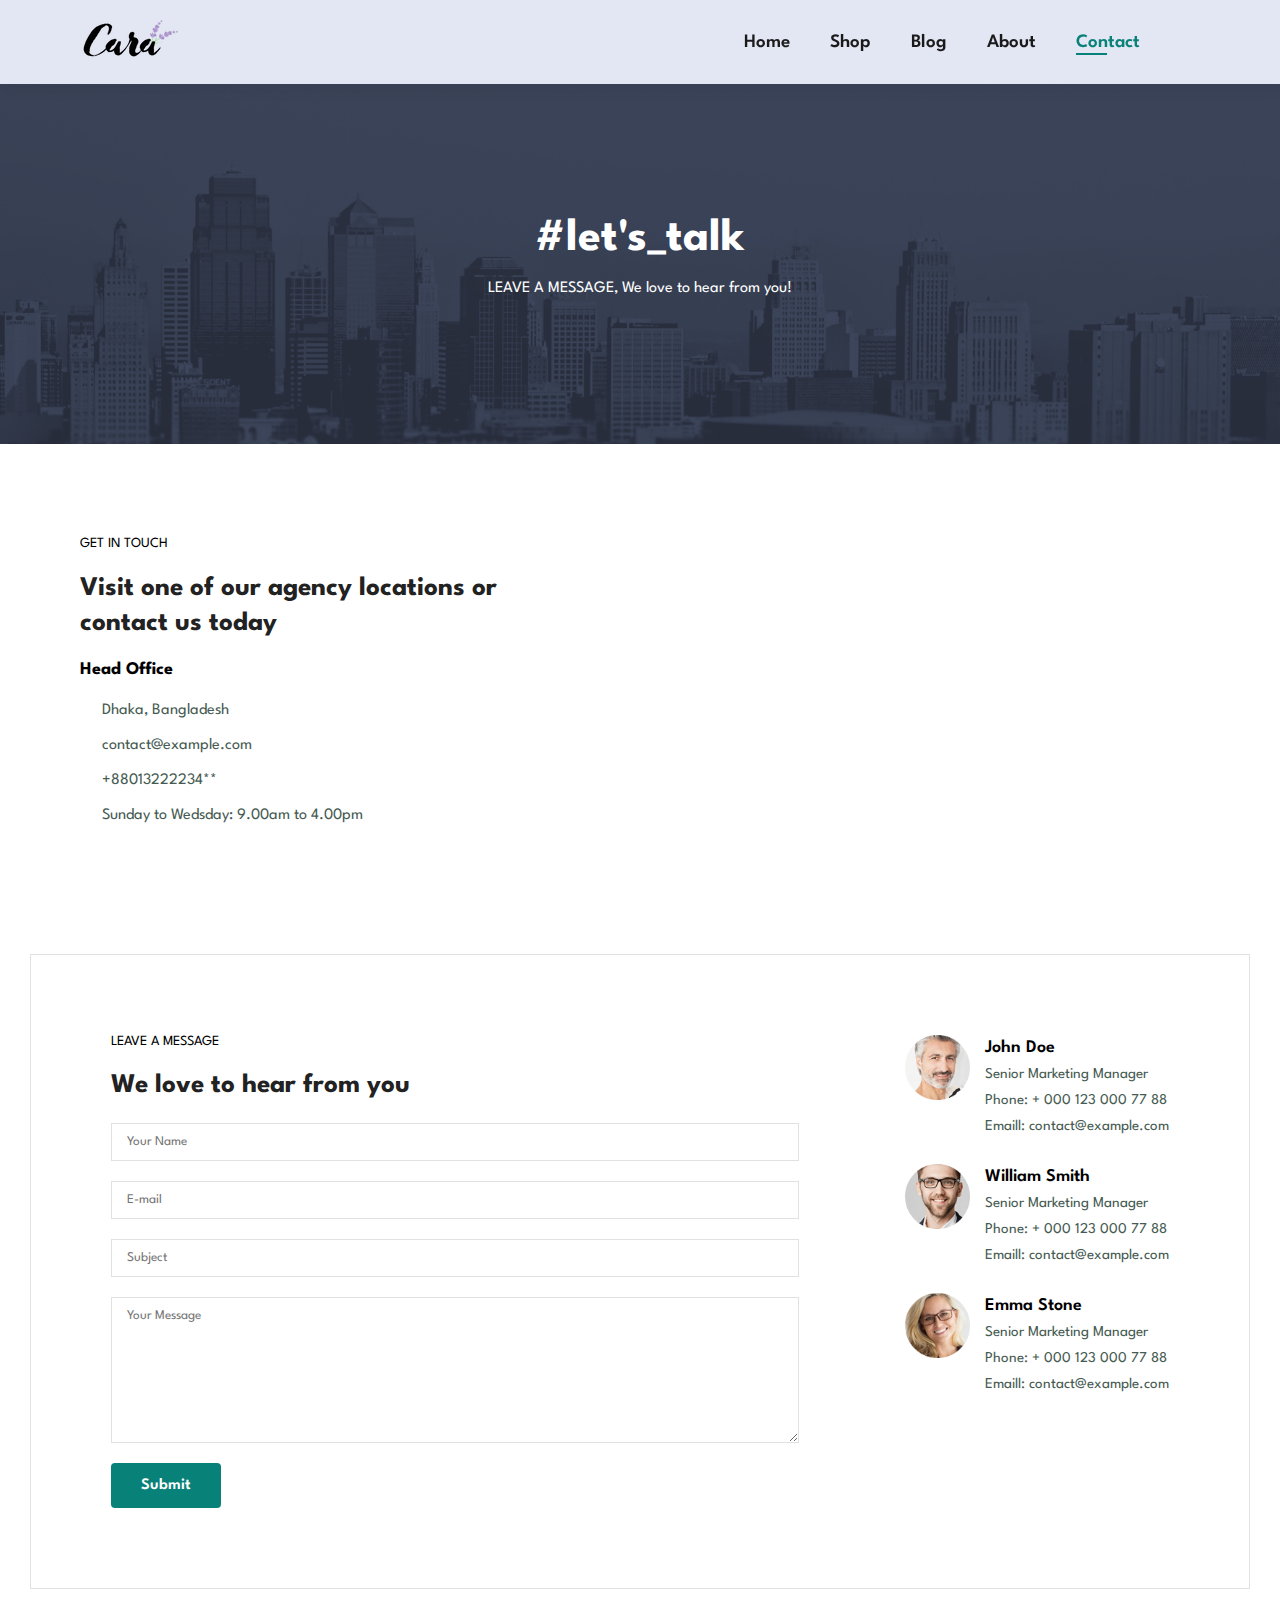
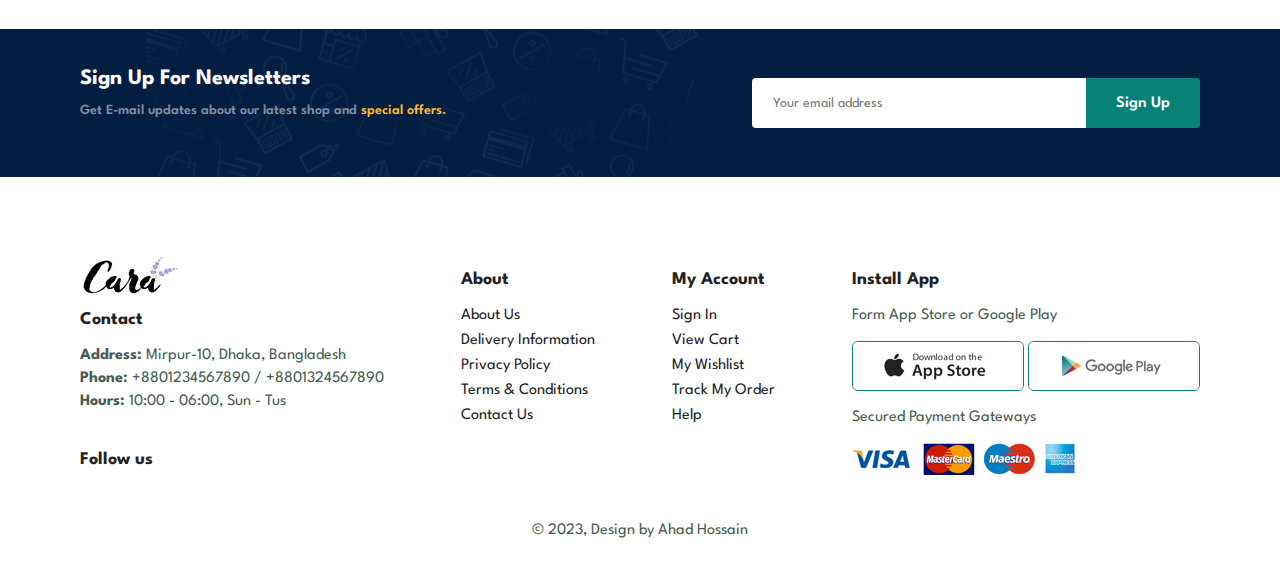
<file: master-template/contact.html>
<!doctype html>
<html class="no-js" lang="">

<head>
    <meta charset="utf-8">
    <title>ecommerce</title>
    <meta name="description" content="">
    <meta name="viewport" content="width=device-width, initial-scale=1">
    <!-- boxicon -->
    <link href='https://unpkg.com/boxicons@2.1.4/css/boxicons.min.css' rel='stylesheet'>
    <link rel="stylesheet" href="https://cdnjs.cloudflare.com/ajax/libs/font-awesome/6.3.0/css/all.min.css"
        integrity="sha512-SzlrxWUlpfuzQ+pcUCosxcglQRNAq/DZjVsC0lE40xsADsfeQoEypE+enwcOiGjk/bSuGGKHEyjSoQ1zVisanQ=="
        crossorigin="anonymous" referrerpolicy="no-referrer" />
    <link rel="stylesheet" href="style.css">
    <link rel="stylesheet" href="css/responsive.css">
</head>

<body>

    <!-- header start -->
    <section id="header">
        <a href="#"><img src="img/logo.png" class="logo" alt=""></a>

        <div>
            <ul id="navbar">
                <li><a href="index.html">Home</a></li>
                <li><a href="shop.html">Shop</a></li>
                <li><a href="blog.html">Blog</a></li>
                <li><a href="about.html">About</a></li>
                <li><a class="active" href="contact.html">Contact</a></li>
                <li id="lg-bag"><a href="cart.html"><i class='fas fa-shopping-bag'></i></a></li>
                <a href="#" id="close"><i class="fas fa-times"></i></a>
            </ul>
        </div>

        <div id="mobile">
            <a href="cart.html"><i class='fas fa-shopping-bag'></i></a>
            <i id="bar" class="fas fa-outdent"></i>
        </div>

    </section>

    <!-- page header section -->
    <section id="page-header" class="about-header">
        <h2>#let's_talk</h2>
        <p>LEAVE A MESSAGE, We love to hear from you!</p>
    </section>

    <!-- contact-details section  -->
    <section id="contact-details" class="section-p1">
        <div class="details">
            <span>GET IN TOUCH</span>
            <h2>Visit one of our agency locations or contact us today</h2>
            <h3>Head Office</h3>
            <div>
                <li>
                    <i class="fas fa-map"></i>
                    <p>Dhaka, Bangladesh</p>
                </li>
                <li>
                    <i class="fas fa-envelope"></i>
                    <p>contact@example.com</p>
                </li>
                <li>
                    <i class="fas fa-phone-alt"></i>
                    <p>+88013222234**</p>
                </li>
                <li>
                    <i class="fas fa-clock"></i>
                    <p>Sunday to Wedsday: 9.00am to 4.00pm</p>
                </li>
            </div>
        </div>

        <div class="map">

        </div>

    </section>

    <!-- form-detals section  -->
    <section id="form-details" class="section-p1">
        <form action="">
            <span>LEAVE A MESSAGE</span>
            <h2>We love to hear from you</h2>
            <input type="text" placeholder="Your Name">
            <input type="text" placeholder="E-mail">
            <input type="text" placeholder="Subject">
            <textarea name="" id="" cols="30" rows="10" placeholder="Your Message"></textarea>
            <button class="normal">Submit</button>
        </form>

        <div class="people">
            <div>
                <img src="img/people/1.png" alt="">
                <p><span>John Doe</span> Senior Marketing Manager <br> Phone:  + 000 123 000 77 88 <br>Emaill: contact@example.com</p>
            </div>
            <div>
                <img src="img/people/2.png" alt="">
                <p><span>William Smith</span> Senior Marketing Manager <br> Phone:  + 000 123 000 77 88 <br>Emaill: contact@example.com</p>
            </div>
            <div>
                <img src="img/people/3.png" alt="">
                <p><span>Emma Stone</span> Senior Marketing Manager <br> Phone:  + 000 123 000 77 88 <br>Emaill: contact@example.com</p>
            </div>
        </div>
    </section>

    <!-- newsletter section  ---->
    <section id="newsletter" class="section-p1 section-m1">
        <div class="newstext">
            <h4>Sign Up For Newsletters</h4>
            <p>Get E-mail updates about our latest shop and <span>special offers.</span></p>
        </div>
        <div class="form">
            <input type="text" placeholder="Your email address">
            <button class="normal">Sign Up</button>
        </div>
    </section>

    <!-- footer section  ---->
    <footer class="section-p1">

        <div class="col">
            <img src="img/logo.png" alt="">
            <h4>Contact</h4>
            <p><strong>Address: </strong> Mirpur-10, Dhaka, Bangladesh</p>
            <p><strong>Phone: </strong> +8801234567890 / +8801324567890</p>
            <p><strong>Hours: </strong>10:00 - 06:00, Sun - Tus</p>
            <div class="follow">
                <h4>Follow us</h4>
                <div class="icon">
                    <i class="fab fa-facebook-f"></i>
                    <i class="fab fa-twitter"></i>
                    <i class="fab fa-instagram"></i>
                    <i class="fab fa-pinterest-p"></i>
                    <i class="fab fa-youtube"></i>
                </div>
            </div>
        </div>

        <div class="col">
            <h4>About</h4>
            <a href="#">About Us</a>
            <a href="#">Delivery Information</a>
            <a href="#">Privacy Policy</a>
            <a href="#">Terms & Conditions</a>
            <a href="#">Contact Us</a>
        </div>

        <div class="col">
            <h4>My Account</h4>
            <a href="#">Sign In</a>
            <a href="#">View Cart</a>
            <a href="#">My Wishlist</a>
            <a href="#">Track My Order</a>
            <a href="#">Help</a>
        </div>

        <div class="col install">
            <h4>Install App</h4>
            <p>Form App Store or Google Play</p>
            <div class="row">
                <img src="img/pay/app.jpg" alt="">
                <img src="img/pay/play.jpg" alt="">
            </div>
            <p>Secured Payment Gateways</p>
            <img src="img/pay/pay.png" alt="">
        </div>

        <div class="copyright">
            <p>&copy; 2023, Design by Ahad Hossain</p>
        </div>

    </footer>

    <!-- custom js -->
    <script src="js/main.js"></script>


</body>

</html>
</file>
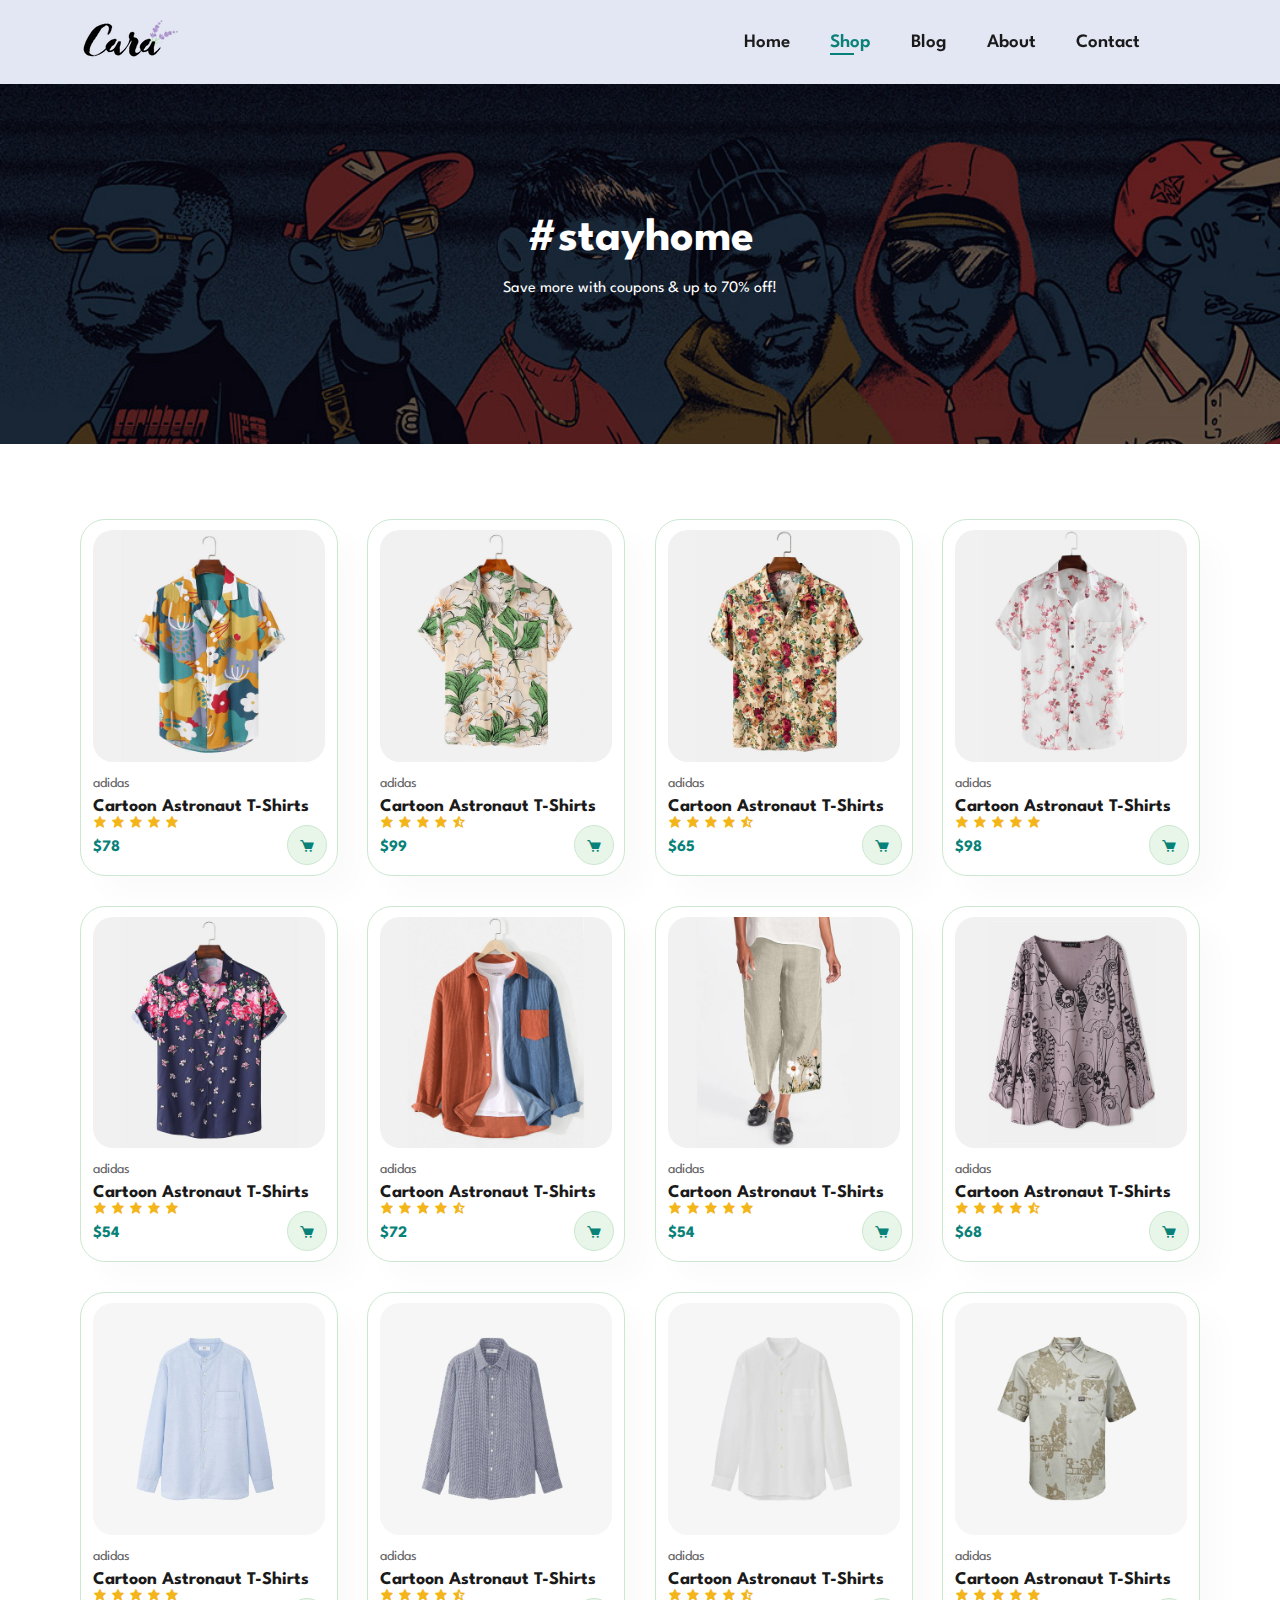
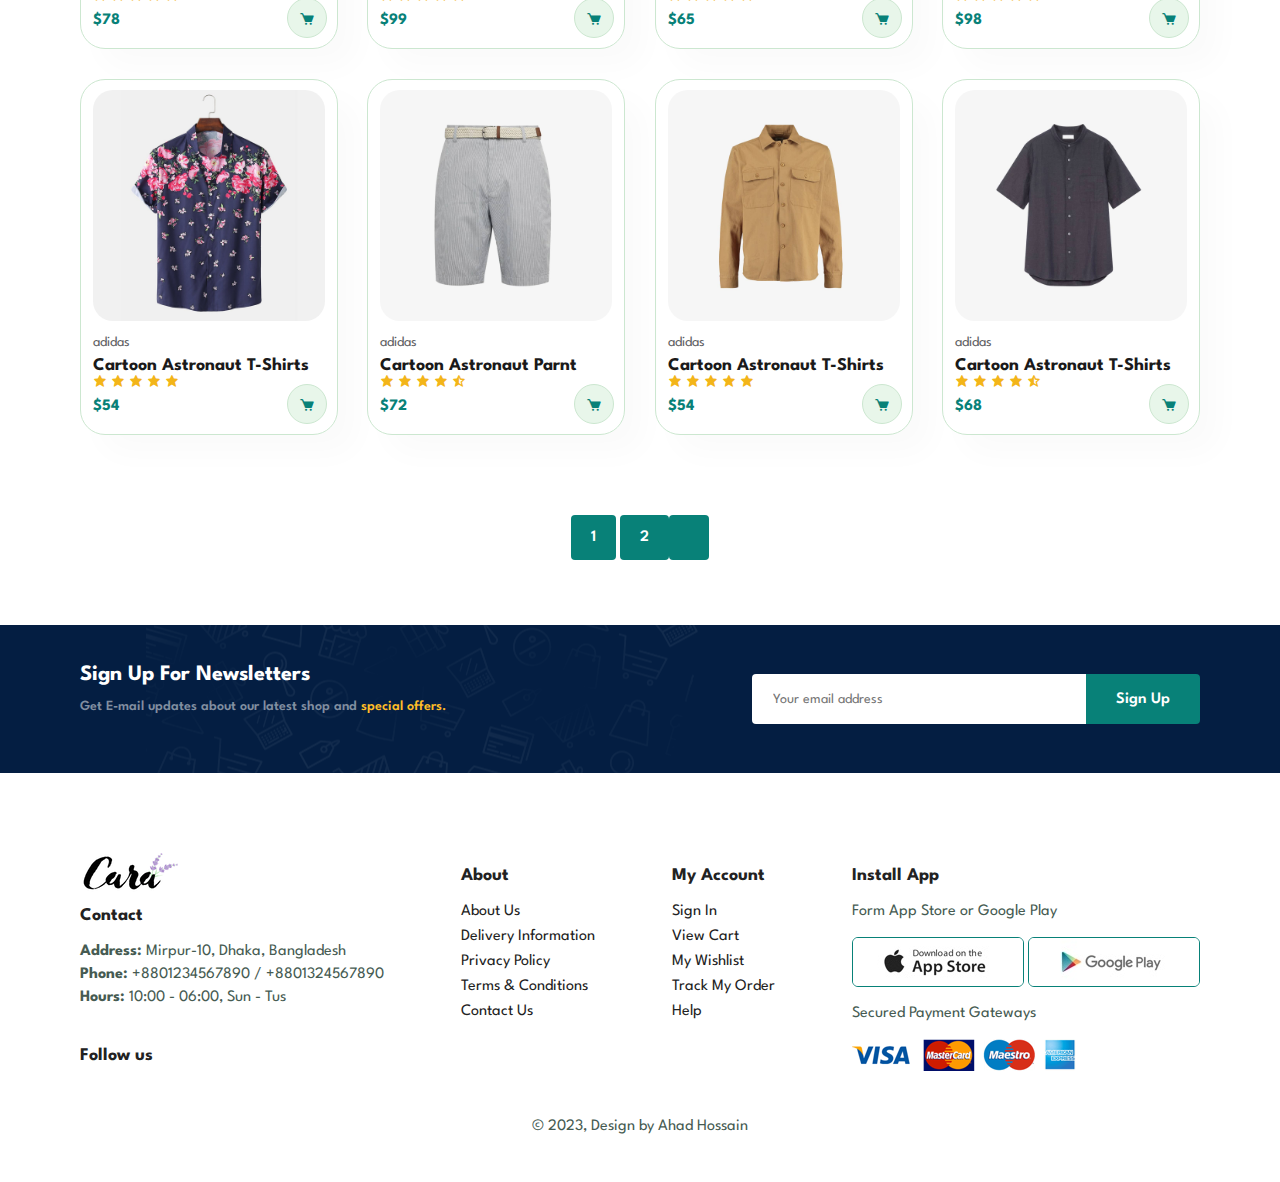
<file: master-template/shop.html>
<!doctype html>
<html class="no-js" lang="">

<head>
    <meta charset="utf-8">
    <title>ecommerce</title>
    <meta name="description" content="">
    <meta name="viewport" content="width=device-width, initial-scale=1">
    <!-- boxicon -->
    <link href='https://unpkg.com/boxicons@2.1.4/css/boxicons.min.css' rel='stylesheet'>
    <link rel="stylesheet" href="https://cdnjs.cloudflare.com/ajax/libs/font-awesome/6.3.0/css/all.min.css"
        integrity="sha512-SzlrxWUlpfuzQ+pcUCosxcglQRNAq/DZjVsC0lE40xsADsfeQoEypE+enwcOiGjk/bSuGGKHEyjSoQ1zVisanQ=="
        crossorigin="anonymous" referrerpolicy="no-referrer" />
    <link rel="stylesheet" href="style.css">
    <link rel="stylesheet" href="css/responsive.css">
</head>

<body>

    <!-- header start -->
    <section id="header">
        <a href="#"><img src="img/logo.png" class="logo" alt=""></a>

        <div>
            <ul id="navbar">
                <li><a href="index.html">Home</a></li>
                <li><a class="active" href="shop.html">Shop</a></li>
                <li><a href="blog.html">Blog</a></li>
                <li><a href="about.html">About</a></li>
                <li><a href="contact.html">Contact</a></li>
                <li id="lg-bag"><a href="cart.html"><i class='fas fa-shopping-bag'></i></a></li>
                <a href="#" id="close"><i class="fas fa-times"></i></a>
            </ul>
        </div>

        <div id="mobile">
            <a href="cart.html"><i class='fas fa-shopping-bag'></i></a>
            <i id="bar" class="fas fa-outdent"></i>
        </div>

    </section>

    <!-- page header section -->
    <section id="page-header">
        <h2>#stayhome</h2>
        <p>Save more with coupons & up to 70% off!</p>
    </section>


    <!--shop product1  section  -->
    <section id="product1" class="section-p1">
        <div class="pro-container">

            <div class="pro" onclick="window.location.href='sproduct.html'">
                <img src="img/products/f1.jpg" alt="">
                <div class="des">
                    <span>adidas</span>
                    <h5>Cartoon Astronaut T-Shirts</h5>
                    <div class="star">
                        <i class='bx bxs-star'></i>
                        <i class='bx bxs-star'></i>
                        <i class='bx bxs-star'></i>
                        <i class='bx bxs-star'></i>
                        <i class='bx bxs-star'></i>
                    </div>
                    <h4>$78</h4>
                </div>
                <a href="sproduct.html"><i class='bx bxs-cart cart'></i></a>
            </div>

            <div class="pro" onclick="window.location.href='sproduct.html'">
                <img src="img/products/f2.jpg" alt="">
                <div class="des">
                    <span>adidas</span>
                    <h5>Cartoon Astronaut T-Shirts</h5>
                    <div class="star">
                        <i class='bx bxs-star'></i>
                        <i class='bx bxs-star'></i>
                        <i class='bx bxs-star'></i>
                        <i class='bx bxs-star'></i>
                        <i class='bx bxs-star-half'></i>
                    </div>
                    <h4>$99</h4>
                </div>
                <a href="sproduct.html"><i class='bx bxs-cart cart'></i></a>
            </div>

            <div class="pro" onclick="window.location.href='sproduct.html'">
                <img src="img/products/f3.jpg" alt="">
                <div class="des">
                    <span>adidas</span>
                    <h5>Cartoon Astronaut T-Shirts</h5>
                    <div class="star">
                        <i class='bx bxs-star'></i>
                        <i class='bx bxs-star'></i>
                        <i class='bx bxs-star'></i>
                        <i class='bx bxs-star'></i>
                        <i class='bx bxs-star-half'></i>
                    </div>
                    <h4>$65</h4>
                </div>
                <a href="sproduct.html"><i class='bx bxs-cart cart'></i></a>
            </div>

            <div class="pro" onclick="window.location.href='sproduct.html'">
                <img src="img/products/f4.jpg" alt="">
                <div class="des">
                    <span>adidas</span>
                    <h5>Cartoon Astronaut T-Shirts</h5>
                    <div class="star">
                        <i class='bx bxs-star'></i>
                        <i class='bx bxs-star'></i>
                        <i class='bx bxs-star'></i>
                        <i class='bx bxs-star'></i>
                        <i class='bx bxs-star'></i>
                    </div>
                    <h4>$98</h4>
                </div>
                <a href="sproduct.html"><i class='bx bxs-cart cart'></i></a>
            </div>

            <div class="pro" onclick="window.location.href='sproduct.html'">
                <img src="img/products/f5.jpg" alt="">
                <div class="des">
                    <span>adidas</span>
                    <h5>Cartoon Astronaut T-Shirts</h5>
                    <div class="star">
                        <i class='bx bxs-star'></i>
                        <i class='bx bxs-star'></i>
                        <i class='bx bxs-star'></i>
                        <i class='bx bxs-star'></i>
                        <i class='bx bxs-star'></i>
                    </div>
                    <h4>$54</h4>
                </div>
                <a href="sproduct.html"><i class='bx bxs-cart cart'></i></a>
            </div>

            <div class="pro" onclick="window.location.href='sproduct.html'">
                <img src="img/products/f6.jpg" alt="">
                <div class="des">
                    <span>adidas</span>
                    <h5>Cartoon Astronaut T-Shirts</h5>
                    <div class="star">
                        <i class='bx bxs-star'></i>
                        <i class='bx bxs-star'></i>
                        <i class='bx bxs-star'></i>
                        <i class='bx bxs-star'></i>
                        <i class='bx bxs-star-half'></i>
                    </div>
                    <h4>$72</h4>
                </div>
                <a href="sproduct.html"><i class='bx bxs-cart cart'></i></a>
            </div>

            <div class="pro" onclick="window.location.href='sproduct.html'">
                <img src="img/products/f7.jpg" alt="">
                <div class="des">
                    <span>adidas</span>
                    <h5>Cartoon Astronaut T-Shirts</h5>
                    <div class="star">
                        <i class='bx bxs-star'></i>
                        <i class='bx bxs-star'></i>
                        <i class='bx bxs-star'></i>
                        <i class='bx bxs-star'></i>
                        <i class='bx bxs-star'></i>
                    </div>
                    <h4>$54</h4>
                </div>
                <a href="sproduct.html"><i class='bx bxs-cart cart'></i></a>
            </div>

            <div class="pro" onclick="window.location.href='sproduct.html'">
                <img src="img/products/f8.jpg" alt="">
                <div class="des">
                    <span>adidas</span>
                    <h5>Cartoon Astronaut T-Shirts</h5>
                    <div class="star">
                        <i class='bx bxs-star'></i>
                        <i class='bx bxs-star'></i>
                        <i class='bx bxs-star'></i>
                        <i class='bx bxs-star'></i>
                        <i class='bx bxs-star-half'></i>
                    </div>
                    <h4>$68</h4>
                </div>
                <a href="sproduct.html"><i class='bx bxs-cart cart'></i></a>
            </div>

            <div class="pro" onclick="window.location.href='sproduct.html'">
                <img src="img/products/n1.jpg" alt="">
                <div class="des">
                    <span>adidas</span>
                    <h5>Cartoon Astronaut T-Shirts</h5>
                    <div class="star">
                        <i class='bx bxs-star'></i>
                        <i class='bx bxs-star'></i>
                        <i class='bx bxs-star'></i>
                        <i class='bx bxs-star'></i>
                        <i class='bx bxs-star'></i>
                    </div>
                    <h4>$78</h4>
                </div>
                <a href="sproduct.html"><i class='bx bxs-cart cart'></i></a>
            </div>

            <div class="pro" onclick="window.location.href='sproduct.html'">
                <img src="img/products/n2.jpg" alt="">
                <div class="des">
                    <span>adidas</span>
                    <h5>Cartoon Astronaut T-Shirts</h5>
                    <div class="star">
                        <i class='bx bxs-star'></i>
                        <i class='bx bxs-star'></i>
                        <i class='bx bxs-star'></i>
                        <i class='bx bxs-star'></i>
                        <i class='bx bxs-star-half'></i>
                    </div>
                    <h4>$99</h4>
                </div>
                <a href="sproduct.html"><i class='bx bxs-cart cart'></i></a>
            </div>

            <div class="pro" onclick="window.location.href='sproduct.html'">
                <img src="img/products/n3.jpg" alt="">
                <div class="des">
                    <span>adidas</span>
                    <h5>Cartoon Astronaut T-Shirts</h5>
                    <div class="star">
                        <i class='bx bxs-star'></i>
                        <i class='bx bxs-star'></i>
                        <i class='bx bxs-star'></i>
                        <i class='bx bxs-star'></i>
                        <i class='bx bxs-star-half'></i>
                    </div>
                    <h4>$65</h4>
                </div>
                <a href="sproduct.html"><i class='bx bxs-cart cart'></i></a>
            </div>

            <div class="pro" onclick="window.location.href='sproduct.html'">
                <img src="img/products/n4.jpg" alt="">
                <div class="des">
                    <span>adidas</span>
                    <h5>Cartoon Astronaut T-Shirts</h5>
                    <div class="star">
                        <i class='bx bxs-star'></i>
                        <i class='bx bxs-star'></i>
                        <i class='bx bxs-star'></i>
                        <i class='bx bxs-star'></i>
                        <i class='bx bxs-star'></i>
                    </div>
                    <h4>$98</h4>
                </div>
                <a href="sproduct.html"><i class='bx bxs-cart cart'></i></a>
            </div>

            <div class="pro" onclick="window.location.href='sproduct.html'">
                <img src="img/products/f5.jpg" alt="">
                <div class="des">
                    <span>adidas</span>
                    <h5>Cartoon Astronaut T-Shirts</h5>
                    <div class="star">
                        <i class='bx bxs-star'></i>
                        <i class='bx bxs-star'></i>
                        <i class='bx bxs-star'></i>
                        <i class='bx bxs-star'></i>
                        <i class='bx bxs-star'></i>
                    </div>
                    <h4>$54</h4>
                </div>
                <a href="sproduct.html"><i class='bx bxs-cart cart'></i></a>
            </div>

            <div class="pro" onclick="window.location.href='sproduct.html'">
                <img src="img/products/n6.jpg" alt="">
                <div class="des">
                    <span>adidas</span>
                    <h5>Cartoon Astronaut Parnt</h5>
                    <div class="star">
                        <i class='bx bxs-star'></i>
                        <i class='bx bxs-star'></i>
                        <i class='bx bxs-star'></i>
                        <i class='bx bxs-star'></i>
                        <i class='bx bxs-star-half'></i>
                    </div>
                    <h4>$72</h4>
                </div>
                <a href="sproduct.html"><i class='bx bxs-cart cart'></i></a>
            </div>

            <div class="pro" onclick="window.location.href='sproduct.html'">
                <img src="img/products/n7.jpg" alt="">
                <div class="des">
                    <span>adidas</span>
                    <h5>Cartoon Astronaut T-Shirts</h5>
                    <div class="star">
                        <i class='bx bxs-star'></i>
                        <i class='bx bxs-star'></i>
                        <i class='bx bxs-star'></i>
                        <i class='bx bxs-star'></i>
                        <i class='bx bxs-star'></i>
                    </div>
                    <h4>$54</h4>
                </div>
                <a href="sproduct.html"><i class='bx bxs-cart cart'></i></a>
            </div>

            <div class="pro" onclick="window.location.href='sproduct.html'">
                <img src="img/products/n8.jpg" alt="">
                <div class="des">
                    <span>adidas</span>
                    <h5>Cartoon Astronaut T-Shirts</h5>
                    <div class="star">
                        <i class='bx bxs-star'></i>
                        <i class='bx bxs-star'></i>
                        <i class='bx bxs-star'></i>
                        <i class='bx bxs-star'></i>
                        <i class='bx bxs-star-half'></i>
                    </div>
                    <h4>$68</h4>
                </div>
                <a href="sproduct.html"><i class='bx bxs-cart cart'></i></a>
            </div>

        </div>

    </section>

    <!-- pagination section -->
    <section id="pagination" class="section-p1">
        <a href="#">1</a>
        <a href="#">2</a>
        <a href="#"><i class="fas fa-long-arrow-alt-right"></i></a>
    </section>

    <!-- newsletter section  ---->
    <section id="newsletter" class="section-p1 section-m1">
        <div class="newstext">
            <h4>Sign Up For Newsletters</h4>
            <p>Get E-mail updates about our latest shop and <span>special offers.</span></p>
        </div>
        <div class="form">
            <input type="text" placeholder="Your email address">
            <button class="normal">Sign Up</button>
        </div>
    </section>

    <!-- footer section  ---->
    <footer class="section-p1">

        <div class="col">
            <img src="img/logo.png" alt="">
            <h4>Contact</h4>
            <p><strong>Address: </strong> Mirpur-10, Dhaka, Bangladesh</p>
            <p><strong>Phone: </strong> +8801234567890 / +8801324567890</p>
            <p><strong>Hours: </strong>10:00 - 06:00, Sun - Tus</p>
            <div class="follow">
                <h4>Follow us</h4>
                <div class="icon">
                    <i class="fab fa-facebook-f"></i>
                    <i class="fab fa-twitter"></i>
                    <i class="fab fa-instagram"></i>
                    <i class="fab fa-pinterest-p"></i>
                    <i class="fab fa-youtube"></i>
                </div>
            </div>
        </div>

        <div class="col">
            <h4>About</h4>
            <a href="#">About Us</a>
            <a href="#">Delivery Information</a>
            <a href="#">Privacy Policy</a>
            <a href="#">Terms & Conditions</a>
            <a href="#">Contact Us</a>
        </div>

        <div class="col">
            <h4>My Account</h4>
            <a href="#">Sign In</a>
            <a href="#">View Cart</a>
            <a href="#">My Wishlist</a>
            <a href="#">Track My Order</a>
            <a href="#">Help</a>
        </div>

        <div class="col install">
            <h4>Install App</h4>
            <p>Form App Store or Google Play</p>
            <div class="row">
                <img src="img/pay/app.jpg" alt="">
                <img src="img/pay/play.jpg" alt="">
            </div>
            <p>Secured Payment Gateways</p>
            <img src="img/pay/pay.png" alt="">
        </div>

        <div class="copyright">
            <p>&copy; 2023, Design by Ahad Hossain</p>
        </div>

    </footer>


    <!-- custom js -->
    <script src="js/main.js"></script>


</body>

</html>
</file>
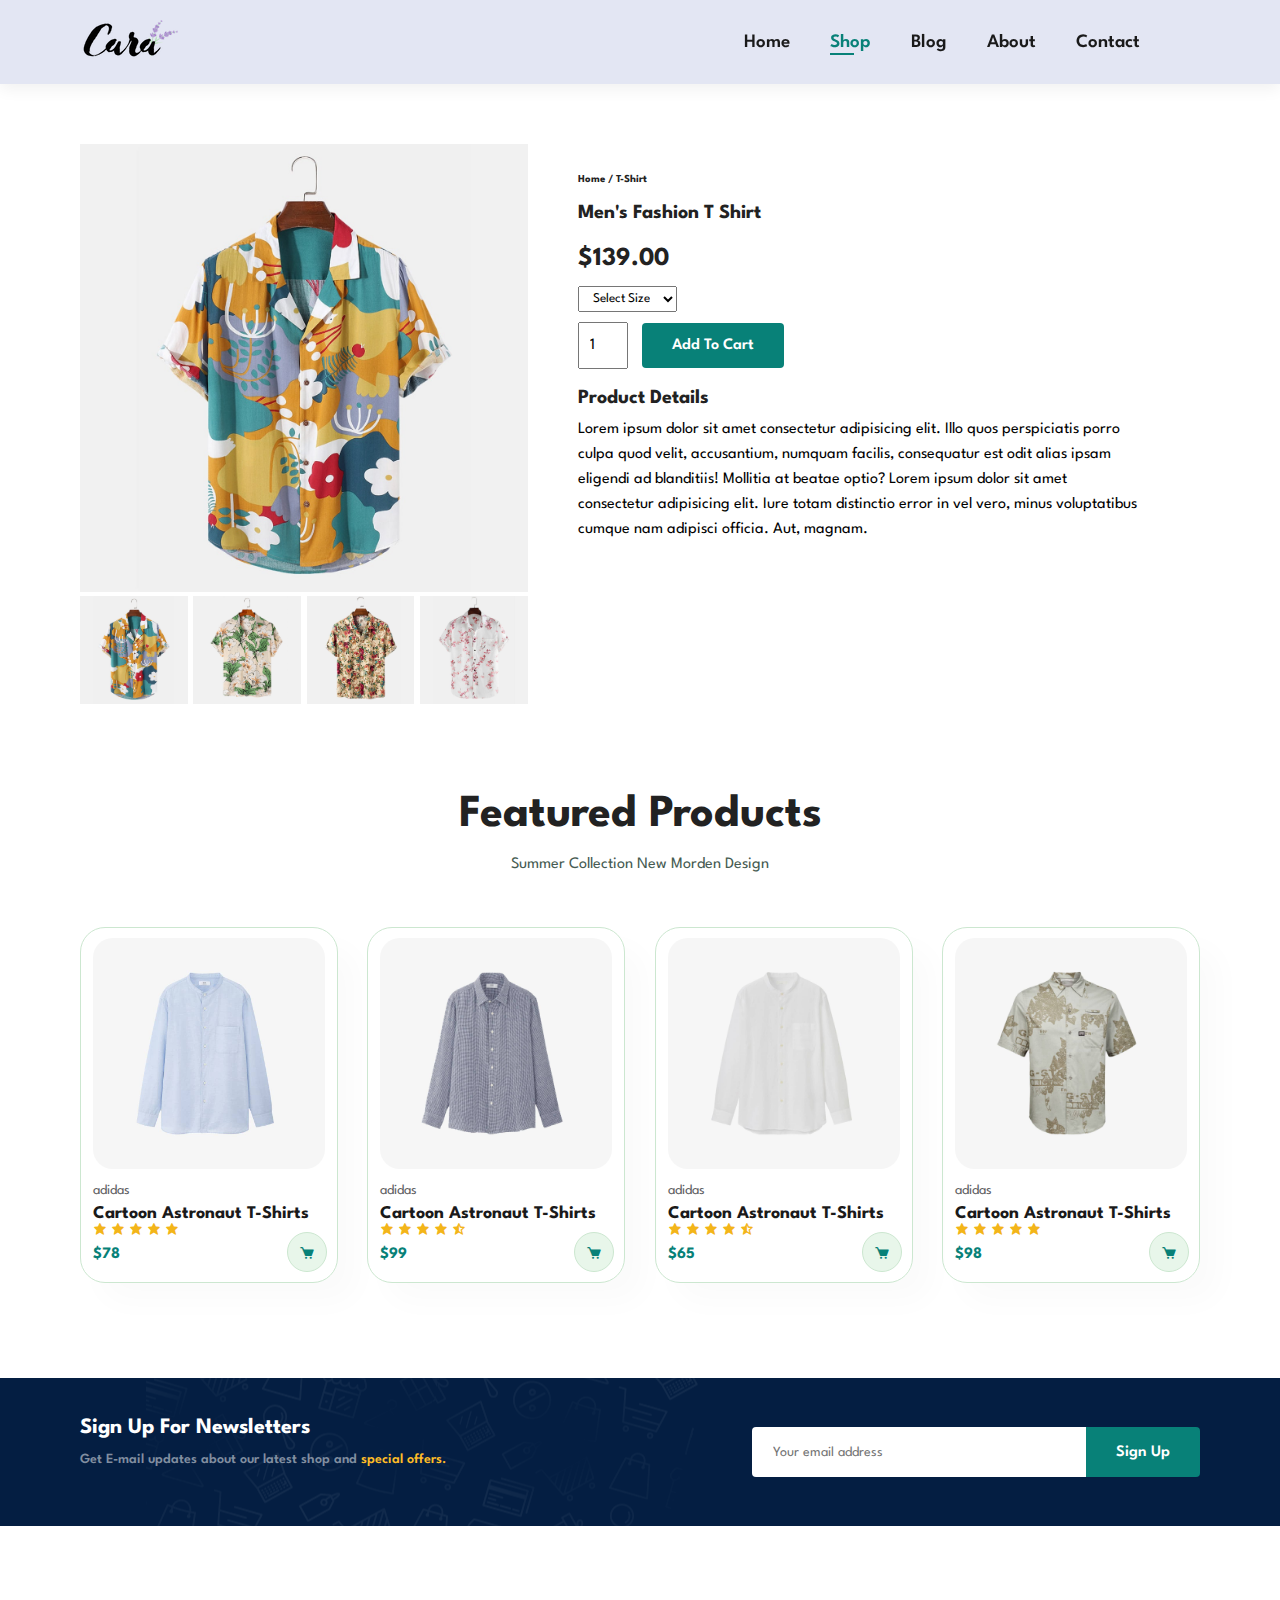
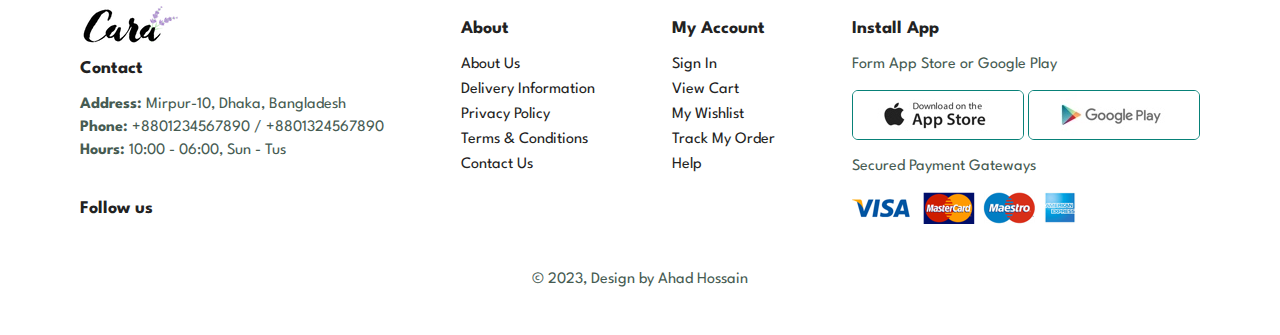
<file: master-template/sproduct.html>
<!doctype html>
<html class="no-js" lang="">

<head>
    <meta charset="utf-8">
    <title>ecommerce</title>
    <meta name="description" content="">
    <meta name="viewport" content="width=device-width, initial-scale=1">
    <!-- boxicon -->
    <link href='https://unpkg.com/boxicons@2.1.4/css/boxicons.min.css' rel='stylesheet'>
    <link rel="stylesheet" href="https://cdnjs.cloudflare.com/ajax/libs/font-awesome/6.3.0/css/all.min.css"
        integrity="sha512-SzlrxWUlpfuzQ+pcUCosxcglQRNAq/DZjVsC0lE40xsADsfeQoEypE+enwcOiGjk/bSuGGKHEyjSoQ1zVisanQ=="
        crossorigin="anonymous" referrerpolicy="no-referrer" />
    <link rel="stylesheet" href="style.css">
    <link rel="stylesheet" href="css/responsive.css">
</head>

<body>

    <!-- header start -->
    <section id="header">
        <a href="#"><img src="img/logo.png" class="logo" alt=""></a>

        <div>
            <ul id="navbar">
                <li><a href="index.html">Home</a></li>
                <li><a class="active" href="shop.html">Shop</a></li>
                <li><a href="blog.html">Blog</a></li>
                <li><a href="about.html">About</a></li>
                <li><a href="contact.html">Contact</a></li>
                <li id="lg-bag"><a href="cart.html"><i class='fas fa-shopping-bag'></i></a></li>
                <a href="#" id="close"><i class="fas fa-times"></i></a>
            </ul>
        </div>

        <div id="mobile">
            <a href="cart.html"><i class='fas fa-shopping-bag'></i></a>
            <i id="bar" class="fas fa-outdent"></i>
        </div>

    </section>

    <!-- prodetails section -->
    <section id="prodetails" class="section-p1">

        <div class="single-pro-image">
            <img src="img/products/f1.jpg" width="100%" id="MainImg" alt="">

            <div class="small-img-group">
                <div class="small-img-col">
                    <img src="img/products/f1.jpg" width="100%" class="small-img" alt="">
                </div>
                <div class="small-img-col">
                    <img src="img/products/f2.jpg" width="100%" class="small-img" alt="">
                </div>
                <div class="small-img-col">
                    <img src="img/products/f3.jpg" width="100%" class="small-img" alt="">
                </div>
                <div class="small-img-col">
                    <img src="img/products/f4.jpg" width="100%" class="small-img" alt="">
                </div>
            </div>
        </div>

        <div class="single-pro-details">
            <h6>Home / T-Shirt</h6>
            <h4>Men's Fashion T Shirt</h4>
            <h2>$139.00</h2>
            <select>
                <option>Select Size</option>
                <option>XL</option>
                <option>XXL</option>
                <option>Small</option>
                <option>Large</option>
            </select>
            <input type="number" value="1">
            <button class="normal">Add To Cart</button>
            <h4>Product Details</h4>
            <span>Lorem ipsum dolor sit amet consectetur adipisicing elit. Illo quos perspiciatis porro culpa quod
                velit, accusantium, numquam facilis, consequatur est odit alias ipsam eligendi ad blanditiis! Mollitia
                at beatae optio? Lorem ipsum dolor sit amet consectetur adipisicing elit. Iure totam distinctio error in
                vel vero, minus voluptatibus cumque nam adipisci officia. Aut, magnam.</span>
        </div>

    </section>

    <!--product1  section  -->
    <section id="product1" class="section-p1">
        <h2>Featured Products</h2>
        <p>Summer Collection New Morden Design</p>

        <div class="pro-container">

            <div class="pro">
                <img src="img/products/n1.jpg" alt="">
                <div class="des">
                    <span>adidas</span>
                    <h5>Cartoon Astronaut T-Shirts</h5>
                    <div class="star">
                        <i class='bx bxs-star'></i>
                        <i class='bx bxs-star'></i>
                        <i class='bx bxs-star'></i>
                        <i class='bx bxs-star'></i>
                        <i class='bx bxs-star'></i>
                    </div>
                    <h4>$78</h4>
                </div>
                <a href="#"><i class='bx bxs-cart cart'></i></a>
            </div>

            <div class="pro">
                <img src="img/products/n2.jpg" alt="">
                <div class="des">
                    <span>adidas</span>
                    <h5>Cartoon Astronaut T-Shirts</h5>
                    <div class="star">
                        <i class='bx bxs-star'></i>
                        <i class='bx bxs-star'></i>
                        <i class='bx bxs-star'></i>
                        <i class='bx bxs-star'></i>
                        <i class='bx bxs-star-half'></i>
                    </div>
                    <h4>$99</h4>
                </div>
                <a href="#"><i class='bx bxs-cart cart'></i></a>
            </div>

            <div class="pro">
                <img src="img/products/n3.jpg" alt="">
                <div class="des">
                    <span>adidas</span>
                    <h5>Cartoon Astronaut T-Shirts</h5>
                    <div class="star">
                        <i class='bx bxs-star'></i>
                        <i class='bx bxs-star'></i>
                        <i class='bx bxs-star'></i>
                        <i class='bx bxs-star'></i>
                        <i class='bx bxs-star-half'></i>
                    </div>
                    <h4>$65</h4>
                </div>
                <a href="#"><i class='bx bxs-cart cart'></i></a>
            </div>

            <div class="pro">
                <img src="img/products/n4.jpg" alt="">
                <div class="des">
                    <span>adidas</span>
                    <h5>Cartoon Astronaut T-Shirts</h5>
                    <div class="star">
                        <i class='bx bxs-star'></i>
                        <i class='bx bxs-star'></i>
                        <i class='bx bxs-star'></i>
                        <i class='bx bxs-star'></i>
                        <i class='bx bxs-star'></i>
                    </div>
                    <h4>$98</h4>
                </div>
                <a href="#"><i class='bx bxs-cart cart'></i></a>
            </div>
        </div>

    </section>


    <!-- newsletter section  ---->
    <section id="newsletter" class="section-p1 section-m1">
        <div class="newstext">
            <h4>Sign Up For Newsletters</h4>
            <p>Get E-mail updates about our latest shop and <span>special offers.</span></p>
        </div>
        <div class="form">
            <input type="text" placeholder="Your email address">
            <button class="normal">Sign Up</button>
        </div>
    </section>

    <!-- footer section  ---->
    <footer class="section-p1">

        <div class="col">
            <img src="img/logo.png" alt="">
            <h4>Contact</h4>
            <p><strong>Address: </strong> Mirpur-10, Dhaka, Bangladesh</p>
            <p><strong>Phone: </strong> +8801234567890 / +8801324567890</p>
            <p><strong>Hours: </strong>10:00 - 06:00, Sun - Tus</p>
            <div class="follow">
                <h4>Follow us</h4>
                <div class="icon">
                    <i class="fab fa-facebook-f"></i>
                    <i class="fab fa-twitter"></i>
                    <i class="fab fa-instagram"></i>
                    <i class="fab fa-pinterest-p"></i>
                    <i class="fab fa-youtube"></i>
                </div>
            </div>
        </div>

        <div class="col">
            <h4>About</h4>
            <a href="#">About Us</a>
            <a href="#">Delivery Information</a>
            <a href="#">Privacy Policy</a>
            <a href="#">Terms & Conditions</a>
            <a href="#">Contact Us</a>
        </div>

        <div class="col">
            <h4>My Account</h4>
            <a href="#">Sign In</a>
            <a href="#">View Cart</a>
            <a href="#">My Wishlist</a>
            <a href="#">Track My Order</a>
            <a href="#">Help</a>
        </div>

        <div class="col install">
            <h4>Install App</h4>
            <p>Form App Store or Google Play</p>
            <div class="row">
                <img src="img/pay/app.jpg" alt="">
                <img src="img/pay/play.jpg" alt="">
            </div>
            <p>Secured Payment Gateways</p>
            <img src="img/pay/pay.png" alt="">
        </div>

        <div class="copyright">
            <p>&copy; 2023, Design by Ahad Hossain</p>
        </div>

    </footer>

    <script>
        var MainImg = document.getElementById("MainImg");
        var smallimg = document.getElementsByClassName("small-img");

        smallimg[0].onclick = function(){
            MainImg.src = smallimg[0].src;
        }
        smallimg[1].onclick = function(){
            MainImg.src = smallimg[1].src;
        }
        smallimg[2].onclick = function(){
            MainImg.src = smallimg[2].src;
        }
        smallimg[3].onclick = function(){
            MainImg.src = smallimg[3].src;
        }
    </script>

    <!-- custom js -->
    <script src="js/main.js"></script>


</body>

</html>
</file>
<file: master-template/style.css>
@import url('https://fonts.googleapis.com/css2?family=League+Spartan:wght@100;200;300;400;500;600;700;800;900&display=swap');

*{
    margin: 0px;
    padding: 0px;
    box-sizing: border-box;
    font-family: 'League Spartan', sans-serif;
}


h1 {
    font-size: 40px;
    line-height: 64px;
    color: #222;
}

h2 {
    font-size: 46px;
    line-height: 54px;
    color: #222;
}

h4 {
    font-size: 20px;
    color: #222;
}

h6 {
    font-weight: 700;
    color: #222;
}

p{
    font-size: 16px;
    color: #465b52;
    margin: 15px 0 20px 0;
}

.section-p1{
    padding: 40px 80px;
}

.section-m1{
    margin: 40px 0;
}

button.normal{
    font-size: 16px;
    font-weight: 600;
    padding: 15px 30px;
    color: #000;
    background-color: #fff;
    border-radius: 4px;
    cursor: pointer;
    border: none;
    outline: none;
    transition: 0.2s;
}

button.white{
    font-size: 14px;
    font-weight: 600;
    padding: 11px 18px;
    color: #fff;
    background-color: transparent;
    cursor: pointer;
    border: 1px solid #fff;
    outline: none;
    transition: 0.2s;
}

body{
    width: 100%;
}

a{
    text-decoration: none;
}

ul{
    list-style: none;
}


/* header */
#header{
    display: flex;
    align-items: center;
    justify-content: space-between;
    padding: 20px 80px;
    background: #E3E6F3;
    box-shadow: 0 5px 15px rgba(0, 0, 0, 0.06);
    z-index: 999;
    position: sticky;
    top: 0;
    left: 0;
}

#navbar{
    display: flex;
    align-items: center;
    justify-content: center;
}

#navbar li{
    padding: 0 20px;
    position: relative;
}

#navbar li a{
    font-size: 19px;
    font-weight: 600;
    color: #1a1a1a;
    transition: 0.3s ease;
}

#navbar li a:hover,
#navbar li a.active{
    color: #088178;
}


#navbar li a.active::after,
#navbar li a:hover::after{
    content: '';
    width: 30%;
    height: 2px;
    background: #088178;
    position: absolute;
    bottom: -4px;
    left: 20px;
}

#mobile{
    display: none;
    align-items: center;
}
#close{
    display: none;
}

/*----------- home page ------------- */
/* hero====================== */
#hero{
    background-image: url(img/hero4.png);
    background-position: top 25% right 0;
    background-repeat: no-repeat;
    background-size: cover;
    height: 90vh;
    width: 100%;
    padding: 0 80px;
    display: flex;
    flex-direction: column;
    align-items: flex-start;
    justify-content: center;
    transition: 0.3s;
}

#hero h4{
    padding-bottom: 15px;
}

#hero h1{
    color: #088178;
}

#hero button{
    background-image: url(img/button.png);
    background-color: transparent;
    color: #088178;
    border: 0;
    padding: 14px 80px 14px 65px;
    font-size: 20px;
    background-repeat: no-repeat;
    font-weight: 700;
}

/* feature ============== */
#feature{
    display: flex;
    align-items: center;
    justify-content: space-between;
    flex-wrap: wrap;
}

#feature .fe-box{
    width: 180px;
    text-align: center;
    padding: 25px 15px;
    box-shadow: 20px 20px 34px rgba(0, 0, 0, 0.03);
    border: 1px solid #cce7d0;
    border-radius: 4px;
    margin: 15px 0;
}

#feature .fe-box:hover{
    box-shadow: 10px 10px 54px rgba(0, 0, 0, 0.1);
}

#feature .fe-box img{
    width: 100%;
    margin-bottom: 10px;
}

#feature .fe-box h6{
    font-size: 17px;
    display: inline-block;
    padding: 9px 8px 6px 8px;
    line-height: 1;
    border-radius: 4px;
    color: #088178;
    background-color: #fddde4;
}

#feature .fe-box:nth-child(2) h6{
    background-color: #cdebbc;
}

#feature .fe-box:nth-child(3) h6{
    background-color: #d1e8f2;
}

#feature .fe-box:nth-child(4) h6{
    background-color: #cdd4f8;
}

#feature .fe-box:nth-child(5) h6{
    background-color: #f6dbf6;
}

#feature .fe-box:nth-child(6) h6{
    background-color: #fff2e5;
}

/* product1 ================ */
#product1{
    text-align: center;
}

#product1 .pro-container{
    display: flex;
    justify-content: space-between;
    padding-top: 20px;
    flex-wrap: wrap;
}

#product1 .pro{
    width: 23%;
    min-width: 250px;
    padding: 10px 12px;
    border: 1px solid #cce7d0;
    border-radius: 25px;
    cursor: pointer;
    box-shadow: 20px 20px 30px rgba(0, 0, 0, 0.02);
    margin: 15px 0;
    transition: 0.2s ease;
    position: relative;
}

#product1 .pro:hover{
    box-shadow: 20px 20px 30px rgba(0, 0, 0, 0.06);
}

#product1 .pro img{
    width: 100%;
    border-radius: 20px;
}

#product1 .pro .des{
    text-align: start;
    padding: 10px 0;
}

#product1 .pro .des span{
    color: #606063;
    font-size: 14px;            
}

#product1 .pro .des h5 {
    padding-top: 7px;
    color: #1a1a1a;
    font-size: 18px;
}

#product1 .pro .des i{
    font-size: 14px;
    color: rgb(243, 181, 25);
}

#product1 .pro .des h4{
    padding-top: 8px;
    font-size: 16px;
    font-weight: 700;
    color: #088178;
}

#product1 .pro .cart{
    width: 40px;
    height: 40px;
    line-height: 40px;
    border-radius: 50px;
    background-color: #e8f6ea;
    font-weight: 500;
    color: #088178;
    border: 1px solid #cce7d0;
    position: absolute;
    bottom: 10px;
    right: 10px;
}

#product1 .pro .cart:hover {
    background-color: #088178;
    border: 1px solid #cce7d0;
    color: #cce7d0;
}

/* banner css ===================== */
#banner{
    display: flex;
    flex-direction: column;
    justify-content: center;
    align-items: center;
    text-align: center;
    background-image: url(img/banner/b2.jpg);
    background-repeat: no-repeat;
    background-position: center center;
    background-size: cover;
    width: 100%;
    height: 40vh;
}


#banner h4{
    color: #fff;
    font-size: 20px;
}

#banner h2{
    color: #fff;
    font-size: 35px;
    padding: 10px 0;
}

#banner h2 span{
    color: #ef3636;
}

#banner button:hover{
    background: #088178;
    color: #fff;
}

/* sm banner ============= */

#sm-banner{
    display: flex;
    justify-content: space-between;
    flex-wrap: wrap;
}

#sm-banner .banner-box{
    display: flex;
    flex-direction: column;
    justify-content: center;
    align-items: flex-start;
    background-image: url(img/banner/b17.jpg);
    min-width: 560px;
    height: 50vh;
    background-size: cover;
    background-position: center;
    padding: 30px;
}

#sm-banner .banner-box2{
    background-image: url(img/banner/b10.jpg);
}

#sm-banner h4{
    color: #fff;
    font-size: 22px;
    font-weight: 300;
}

#sm-banner h2{
    color: #fff;
    font-size: 34px;
    font-weight: 800;
}

#sm-banner span{
    color: #fff;
    font-size: 16px;
    font-weight: 500;
    padding-bottom: 15px;
}

#sm-banner .banner-box:hover button{
    background: #088178;
    border: 1px solid #088178;
}

/* banner3 ============================= */

#banner3 {
    display: flex;
    justify-content: space-between;
    flex-wrap: wrap;
    padding: 0 80px;
}

#banner3 .banner-box{
    display: flex;
    flex-direction: column;
    justify-content: center;
    align-items: flex-start;
    background-image: url(img/banner/b7.jpg);
    min-width: 32%;
    height: 30vh;
    background-size: cover;
    background-position: center;
    padding: 20px;
    margin-bottom: 20px;
}

#banner3 .banner-box2{
    background-image: url(img/banner/b4.jpg);
}

#banner3 .banner-box3{
    background-image: url(img/banner/b18.jpg);
}

#banner3 .banner-box h2{
    color: #fff;
    font-weight: 900;
    font-size: 22px;
}

#banner3 .banner-box h3{
    color: #ec544e;
    font-weight: 800;
    font-size: 15px;
}

/* newsletter ============================= */
#newsletter{
    display: flex;
    justify-content: space-between;
    flex-wrap: wrap;
    align-items: center;
    background-image: url(img/banner/b14.png);
    background-repeat: no-repeat;
    background-position: 20% 30%;
    background-color: #041e42;
}

#newsletter h4{
    font-size: 22px;
    font-weight: 700;
    color: #fff;
}

#newsletter p{
    font-size: 14px;
    font-weight: 600;
    color: #818ea0;
}

#newsletter p span{
    color: #ffbd27;
}

#newsletter .form{
    display: flex;
    width: 40%;
}

#newsletter input{
    height: 3.125rem;
    padding: 0 1.25rem;
    font-size: 14px;
    width: 100%;
    border: 1px solid transparent;
    border-radius: 4px;
    outline: none;
    border-top-right-radius: 0;
    border-bottom-right-radius: 0;
}

#newsletter button{
    background-color: #088178;
    color: #fff;
    white-space: nowrap;
    border-top-left-radius: 0;
    border-bottom-left-radius: 0;
}

/* footer ============================= */
footer{
    display: flex;
    flex-wrap: wrap;
    justify-content: space-between;
}

footer .col{
    display: flex;
    flex-direction: column;
    align-items: flex-start;
    margin-bottom: 20px;
}

footer .logo{
    margin-bottom: 30px;
}

footer h4{
    font-size: 18px;
    padding-bottom: 20px;
    padding-top: 14px;
}

footer p{
    font-size: 16px;
    margin: 0 0 8px 0;
}

footer a{
    font-size: 16px;
    text-decoration: none;
    color: #222;
    margin-bottom: 10px;
}

footer .follow{
    margin-top: 20px;
}

footer .follow i{
    color: #465b52;
    padding-right: 4px;
    cursor: pointer;
}

footer .install .row img{
    border: 1px solid #088178;
    border-radius: 6px;
}

footer .install img{
    margin: 10px 0 15px 0;
}

footer .follow i:hover,
footer a:hover{
    color: #088178;
}

footer .copyright{
    width: 100%;
    text-align: center;
}

/*----------- shop page ----------------------------- */
/* page header ====================== */
#page-header{
    background-image: url(img/banner/b1.jpg);
    width: 100%;
    height: 40vh;
    background-size: cover;
    display: flex;
    justify-content: center;
    text-align: center;
    flex-direction: column;
    padding: 14px;
}

#page-header h2,
#page-header p{
    color: #fff;
}

/* pagination ====================== */
#pagination{
    text-align: center;
}

#pagination a{
    background-color: #088178;
    padding: 15px 20px;
    border-radius: 4px;
    color: #fff;
    font-weight: 600;
    transition: 0.5s;
}

#pagination a:hover{
    background-color: transparent;
    border: 1px solid #088178;
    color: #000;
}

.pagination a i{
    font-size: 16px;
    font-weight: 600;
}

/* prodetails ====================== */
#prodetails{
    display: flex;
    margin-top: 20px;
}

#prodetails .single-pro-image{
    width: 40%;
    margin-right: 50px;
}

.small-img-group{
    display: flex;
    justify-content: space-between;
}

.small-img-col{
    flex-basis: 24%;
    cursor: pointer;
}

#prodetails .single-pro-details{
    width: 50%;
    padding-top: 30px;
}

#prodetails .single-pro-details h4{
    padding: 20px 0 10px 0;
}

#prodetails .single-pro-details h2{
    font-size: 26px;
}

#prodetails .single-pro-details select{
    display: block;
    padding: 5px 10px;
    margin-bottom: 10px;
}

#prodetails .single-pro-details input{
    width: 50px;
    height: 47px;
    padding-left: 10px;
    font-size: 16px;
    margin-right: 10px;
}

#prodetails .single-pro-details input:focus{
    outline: none;
}

#prodetails .single-pro-details button{
    background-color: #088178;
    color: #fff;
}

#prodetails .single-pro-details span{
    line-height: 25px;
}

/*----------- blog page --------------------------------- */
/* blog header ====================== */
#page-header.blog-header{
    background-image: url(img/banner/b19.jpg);
}

/* blog ====================== */
#blog{
    padding: 150px 150px 0 150px;
}

#blog .blog-box{
    display: flex;
    align-items: center;
    width: 100%;
    position: relative;
    padding-bottom: 110px;
}

#blog .blog-img{
    width: 50%;
    margin-right: 40px;
}

#blog img{
    width: 100%;
    height: 300px;
    object-fit: cover;
}

#blog .blog-details{
    width: 50%;
}

#blog .blog-details a{
    font-size: 15px;
    color: #000;
    font-weight: 700;
    position: relative;
    transition: .5s;
}

#blog .blog-details a::after{
    content: '';
    width: 70px;
    height: 1px;
    background-color: #000;
    position: absolute;
    top: 8px;
    right: -80px;
}

#blog .blog-details a:hover{
    color: #088178;
}

#blog .blog-details a:hover:after{
    background-color: #088178;
}

#blog .blog-box h1{
    position: absolute;
    top: -45px;
    left: 0;
    font-size: 70px;
    font-weight: 700;
    color: #c9cbce;
    z-index: -9;
}

/*----------- about page --------------------------------- */
/* about header ====================== */
#page-header.about-header{
    background-image: url(img/about/banner.png);
}

/* about head ====================== */
#about-head{
    display: flex;
    align-items: center;
}

#about-head img{
    width: 50%;
    height: auto;
}

#about-head div{
    padding-left: 40px;
}

/* about app ====================== */
#about-app{
    text-align: center;
}

#about-app h1 a{
    text-decoration: underline;
}

#about-app .video{
    width: 70%;
    height: 100%;
    margin: 30px auto 0 auto;
}

#about-app .video video{
    width: 100%;
    height: 100%;
    border-radius: 20px;
}

/*----------- contact page --------------------------------- */
/* contact-details ====================== */
#contact-details{
    display: flex;
    align-items: center;
    justify-content: space-between;
}

#contact-details .details{
    width: 40%;
}

#contact-details .details span,
#form-details form span{
    font-size: 14px;
}

#contact-details .details h2,
#form-details form h2{
    font-size: 27px;
    line-height: 35px;
    padding: 20px 0;
}

#contact-details .details h3{
    font-size: 18px;
    padding-bottom: 15px;
}

#contact-details .details li{
    list-style: none;
    display: flex;
    padding: 10px 0;
}

#contact-details .details li i{
    font-size: 16px;
    padding-right: 22px;
}

#contact-details .details li p{
    margin: 0;
    font-size: 16px;
}

#contact-details .map{
    width: 55%;
    height: 400px;
}

#contact-details .map .iframe{
    width: 100%;
    height: 100%;
}

/* form-details ====================== */
#form-details{
    display: flex;
    justify-content: space-between;
    margin: 30px;
    padding: 80px;
    border: 1px solid #e1e1e1;
}

#form-details form{
    width: 65%;
    display: flex;
    flex-direction: column;
    align-items: flex-start;
}

#form-details form input,
#form-details form textarea{
    width: 100%;
    padding: 12px 15px;
    outline: none;
    margin-bottom: 20px;
    border: 1px solid #e1e1e1;
}

#form-details form button{
    background-color: #088178;
    color: #fff;
}

#form-details .people div{
    padding-bottom: 25px;
    display: flex;
    align-items: flex-start;
}

#form-details .people div img{
    width: 65px;
    height: 65px;
    object-fit: cover;
    margin-right: 15px;
}

#form-details .people div p{
    margin: 0;
    font-size: 15px;
    line-height: 26px;
}

#form-details .people div p span{
    display: block;
    font-size: 18px;
    font-weight: 600;
    color: #000;
}

/*----------- cart pagr --------------------------------- */
#cart{
    overflow-x: auto;
}

#cart table{
    width: 100%;
    border-collapse: collapse;
    table-layout: fixed;
    white-space: nowrap;
}

#cart table img{
    width: 70px;
}

#cart table td:nth-child(1){
    width: 100px;
    text-align: center;
}

#cart table td:nth-child(2){
    width: 150px;
    text-align: center;
}

#cart table td:nth-child(3){
    width: 250px;
    text-align: center;
}

#cart table td:nth-child(4),
#cart table td:nth-child(5),
#cart table td:nth-child(6){
    width: 150px;
    text-align: center;
}

#cart table td:nth-child(5) input{
    width: 70px;
    padding: 10px 5px 10px 15px;
}

#cart table thead{
    border: 1px solid #e2e9e1;
    border-left: none;
    border-right: none;
}

#cart table thead td{
    font-weight: 700;
    text-transform: uppercase;
    font-size: 13px;
    padding: 18px 0;
}

#cart table tbody tr td{
    padding-top: 15px;
}

#cart table tbody td{
    font-size: 13px;
}

#cart-add{
    display: flex;
    flex-wrap: wrap;
    justify-content: space-between;
}

#coupon{
    width: 50%;
    margin-bottom: 30px;
}

#coupon h3,
#subtotal h3{
    padding-bottom: 15px;
}

#coupon input{
    padding: 10px 20px;
    outline: none;
    width: 60%;
    margin-right: 10px;
    border: 1px solid #e2e9e1;
}

#coupon button,
#subtotal button{
    background-color: #088178;
    color: #fff;
    padding: 12px 20px;
}

#subtotal{
    width: 50%;
    margin-bottom: 30px;
    border: 1px solid #e2e9e1;
    padding: 30px;
}

#subtotal table{
    border-collapse: collapse;
    width: 100%;
    margin-bottom: 20px;
}

#subtotal table td{
    width: 50%;
    border: 1px solid #e2e9e1;
    padding: 10px;
    font-size: 15px;
}
</file>
<file: master-template/css/responsive.css>
/* 
@media (max-width: 991px){
    #feature{
        display: grid;
        grid-template-columns: repeat(4, 1fr);
    }

    #feature .fe-box{
        margin: 15px;
    }

    #product1 .pro-container {
        display: grid;
        grid-template-columns: repeat(3, 1fr);
    }

    #product1 .pro {
        margin: 15px;
    }

    #sm-banner .banner-box{
        min-width: 100%;
        margin-bottom: 10px;
    }

    #banner3{
        padding: 0 74px;
    }

    #banner3 .banner-box {
        width: 28%;
        height: 39vh;
    }

    .newstext {
        width: 40%;
    }

    #newsletter .form{
        width: 50%;
    }

} */

@media (max-width: 799px) {
  .section-p1 {
    padding: 40px 40px;
  }

  #navbar {
    display: flex;
    flex-direction: column;
    align-items: flex-start;
    justify-content: flex-start;
    position: fixed;
    top: 0;
    right: -300px;
    height: 100vh;
    width: 300px;
    background-color: #e3e6f3;
    box-shadow: 0 40px 60px rgba(0, 0, 0, 0.1);
    padding: 80px 0 0 10px;
  }

  #navbar.active {
    right: 0px;
  }

  #navbar li {
    margin-bottom: 25px;
  }

  #mobile {
    display: flex;
    align-items: center;
  }

  #mobile i {
    color: #1a1a1a;
    font-size: 24px;
    padding-left: 20px;
  }

  #close {
    display: initial;
    position: absolute;
    top: 30px;
    left: 30px;
    color: #222;
    font-size: 24px;
  }

  #lg-bag {
    display: none;
  }

  /* hero */
  #hero {
    height: 70vh;
    padding: 0 80px;
    background-position: top 30% right 30%;
  }

  /* feature */
  #feature {
    justify-content: center;
  }

  #feature .fe-box {
    margin: 15px 15px;
  }

  #product1 .pro-container {
    justify-content: center;
  }

  #product1 .pro {
    margin: 15px;
  }

  #banner {
    height: 40vh;
  }

  #sm-banner .banner-box {
    min-width: 100%;
    margin-bottom: 10px;
  }

  #banner3 {
    padding: 0 40px;
  }

  #banner3 .banner-box {
    width: 28%;
    height: 44vh;
  }

  #newsletter .form {
    width: 70%;
  }

  /* contact page */
  #form-details{
    padding: 40px;
  }

  #form-details form{
    width: 50%;
  }

}

@media (max-width: 576px) {
}

@media (max-width: 450px) {
  .section-p1 {
    padding: 20px;
  }

  #header {
    padding: 10px 30px;
  }

  #hero {
    height: 87vh;
    padding: 0 20px;
    background-position: 49%;
  }

  h2 {
    font-size: 32px;
  }

  h1 {
    font-size: 36px;
    line-height: 64px;
  }

  #hero p {
    width: 60%;
  }

  #feature {
    justify-content: space-between;
  }

  #feature .fe-box {
    width: 155px;
    margin: 0 0 15px 0;
  }

  #feature .fe-box h6 {
    font-size: 16px;
  }

  #product1 .pro {
    width: 100%;
  }

  #banner {
    height: 50vh;
  }

  #sm-banner .banner-box2 {
    height: 50vh;
  }

  #banner3 {
    padding: 0 20px;
  }

  #banner3 .banner-box {
    width: 100%;
  }

  #newsletter {
    padding: 40px 20px;
  }

  #newsletter .form {
    width: 100%;
  }

  footer .copyright {
    text-align: start;
  }

  /* single Product */
  #prodetails {
    display: flex;
    flex-direction: column;
  }

  #prodetails .single-pro-image {
    width: 100%;
    margin-right: 0px;
  }

  #prodetails .single-pro-details {
    width: 100%;
  }

  /* blog page */
  #blog {
    padding: 100px 20px 0 20px;
  }

  #blog .blog-box {
    display: flex;
    flex-direction: column;
    align-items: flex-start;
  }

  #blog .blog-img {
    width: 100%;
    margin-right: 0x;
    margin-bottom: 30px;
  }

  #blog .blog-details {
    width: 100%;
  }

  /* about page */
  #about-head{
    flex-direction: column;
  }

  #about-head img{
    width: 100%;
    margin-bottom: 20px;
  }

  #about-head div{
    padding-left: 0px;
  }

  #about-app .video{
    width: 100%;
  }

  /* contact page */
  #contact-details{
    flex-direction: column;
  }

  #contact-details .details{
    width: 100%;
    margin-bottom: 30px;
  }

  #contact-details .map{
    width: 100%;
  }

  #form-details{
    margin: 10px;
    padding: 30px 10px;
    flex-wrap: wrap;
  }

  #form-details form{
    width: 100%;
    margin-bottom: 30px;
  }

  /* cart page */
  #cart-add{
    flex-direction: column;
  }

  #coupon{
    width: 100%;
  }

  #subtotal{
    width: 100%;
  }

}
</file>
